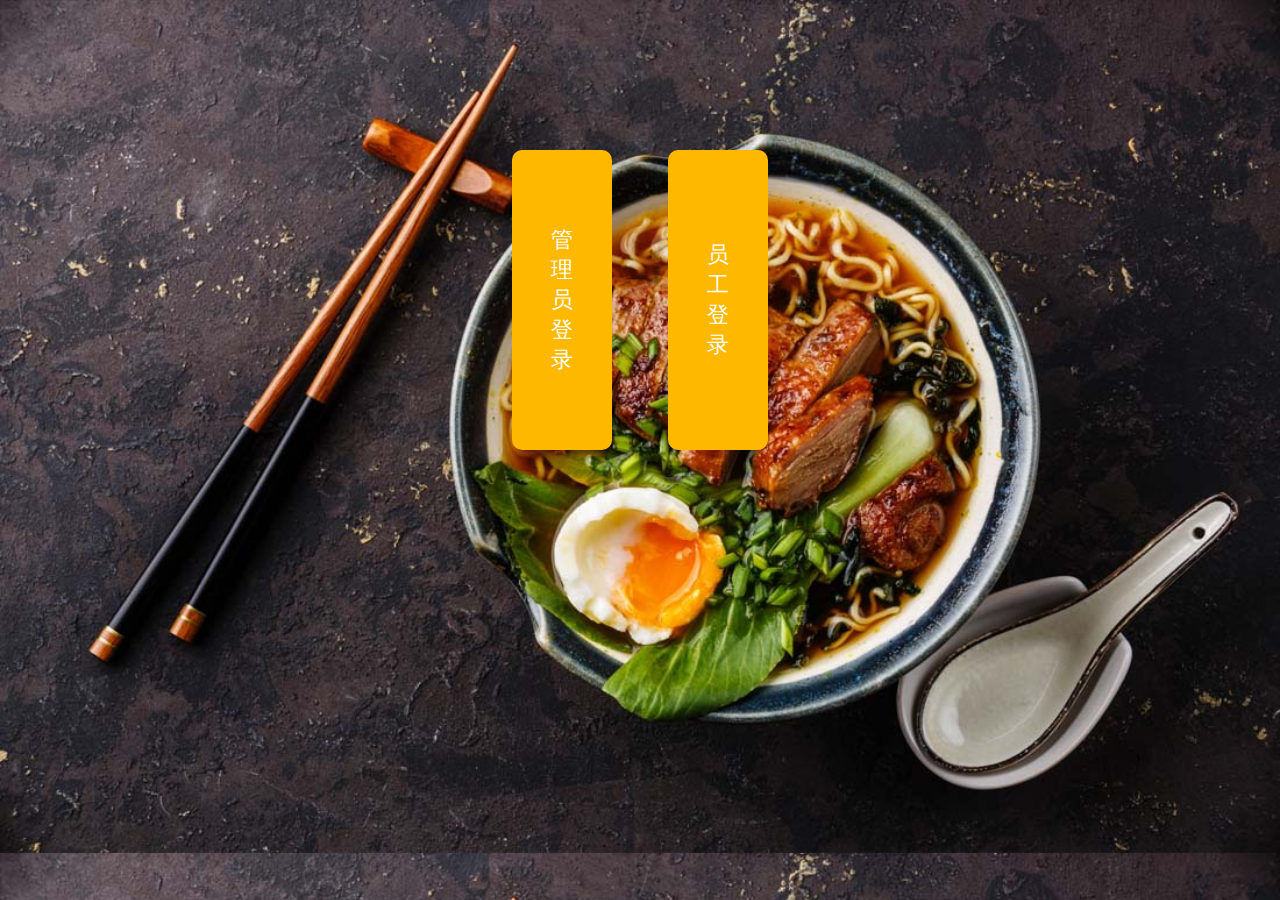
<file: RSM/page/index.html>
<!DOCTYPE html>
<html lang="en">
<head>
    <meta charset="UTF-8">
    <title>登录</title>

    <link rel="stylesheet" href="../plugins/layui-v2.5.6/layui/css/layui.css"/>
    <link rel="stylesheet" href="../css/index.css">
</head>
<body>
<div class="div-main">
    <div class="log-box">
        <div class="log-span" style="float: left">
            <span>管理员登录</span>
        </div>
        <div class="log-form">
            <form class="layui-form" id="boss-form">
                <div class="layui-form-item">
                    <input type="text" class="layui-input" placeholder="请输入用户id" name="userId" id="bossId"><br/>
                </div>
                <div class="layui-form-item">
                    <input type="password" class="layui-input" placeholder="请输入密码" name="password" id="bossPw"><br/>
                </div>

                <button type="button" class="layui-btn layui-btn-normal layui-btn-fluid" id="boss-btn">登录</button>
            </form>
        </div>
    </div>
    <div class="log-box">
        <div class="log-span" style="float: right">
            <span>员工登录</span>
        </div>
        <div class="log-form">
            <form class="layui-form" id="employee-form">
                <div class="layui-form-item">
                    <input type="text" class="layui-input" placeholder="请输入用户名" name="userId" id="employeeId"><br/>
                </div>
                <div class="layui-form-item">
                    <input type="password" class="layui-input" placeholder="请输入密码" name="password" id=employeePw><br/>
                </div>

                <button type="button" class="layui-btn layui-btn-normal layui-btn-fluid" id="employee-btn">登录</button>
            </form>
        </div>
    </div>
</div>
</body>

<script src="../plugins/layui-v2.5.6/layui/layui.js"></script>
<script src="../plugins/jquery/jquery-3.5.0.min.js"></script>
<script src="../js/index.js"></script>
</html>
</file>
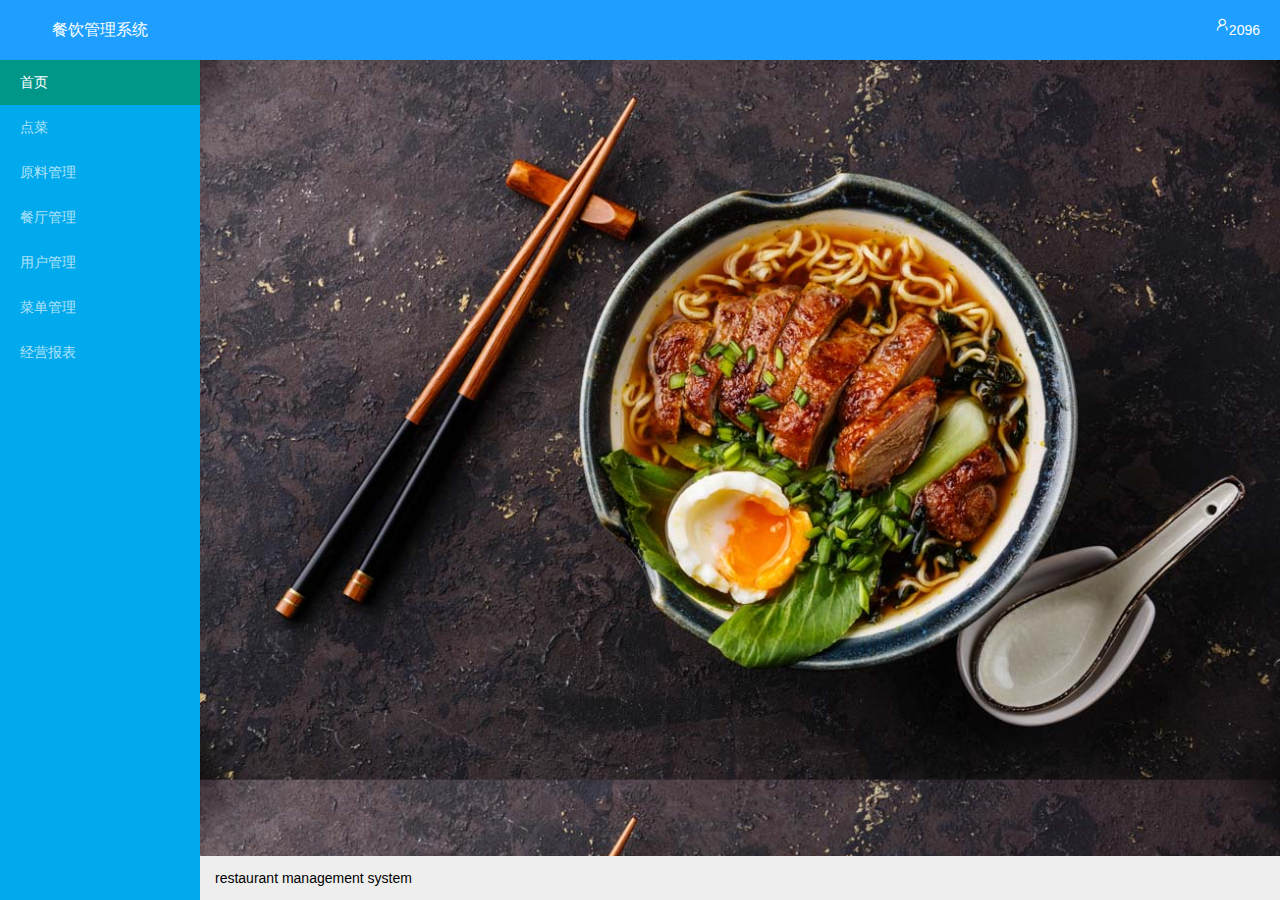
<file: RSM/page/boss.html>
<!DOCTYPE html>
<html lang="en">
<head>
    <meta charset="UTF-8">
    <title>管理页面</title>
    <link rel="stylesheet" href="../plugins/layui-v2.5.6/layui/css/layui.css"/>
</head>
<body class="layui-layout-body">
<div class="layui-layout layui-layout-admin">
    <div class="layui-header layui-bg-blue">
        <div class="layui-logo layui-layout-left" style="color: #FFFFFF">
            餐饮管理系统
        </div>
        <ul class="layui-nav layui-layout-right">
            <i class="layui-icon layui-icon-username"></i>
            <li class="layui-nav-item">2096</li>
        </ul>
    </div>
    <div class="layui-side" style="background: #01AAED">
        <ul class="layui-nav layui-nav-tree" style="background: #01AAED">
            <li class="layui-nav-item layui-this"><a data-src="home.html">首页</a></li>
            <li class="layui-nav-item"><a data-src="order.html">点菜</a></li>
            <li class="layui-nav-item"><a data-src="vegetable.html">原料管理</a></li>
            <li class="layui-nav-item"><a data-src="restaurant.html">餐厅管理</a></li>
            <li class="layui-nav-item"><a data-src="user.html">用户管理</a></li>
            <li class="layui-nav-item"><a data-src="price.html">菜单管理</a></li>
            <li class="layui-nav-item"><a data-src="check_out.html">经营报表</a></li>
        </ul>
    </div>
    <div class="layui-body">
        <iframe src="home.html" frameborder="0" height="100%" width="100%" scrolling="auto">
        </iframe>
    </div>
    <div class="layui-footer">
        restaurant management system
    </div>
</div>
</body>
<script src="../plugins/layui-v2.5.6/layui/layui.js"></script>
<script src="../plugins/jquery/jquery-3.5.0.min.js"></script>
<script src="../js/common.js"></script>
</html>
</file>
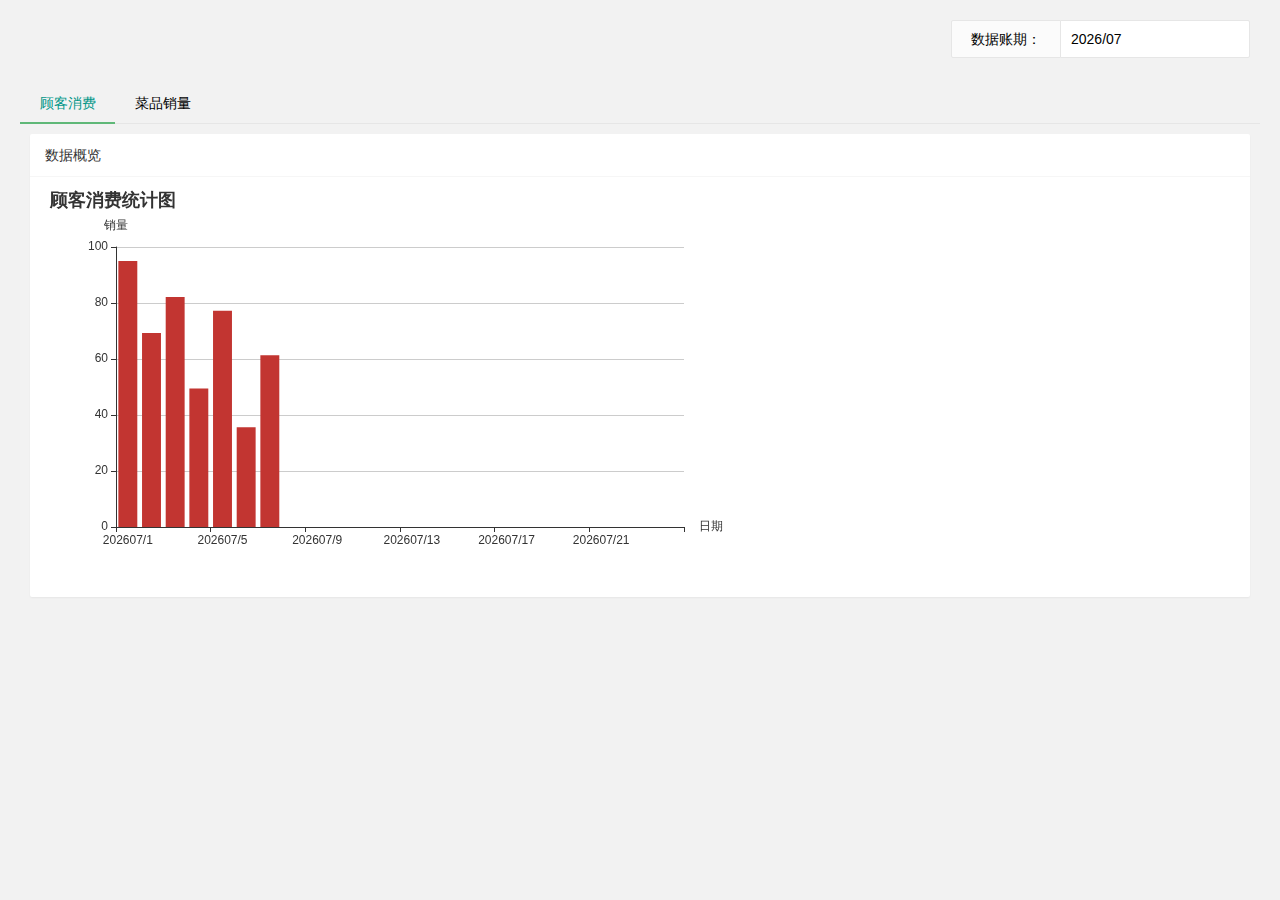
<file: RSM/page/check_out.html>
<!DOCTYPE html>
<html lang="en">
<head>
    <meta charset="UTF-8">
    <title>统计报表</title>
    <link rel="stylesheet" href="../plugins/layui-v2.5.6/layui/css/layui.css"/>
</head>
<body style="background: #F2F2F2;padding: 20px">
<div class="layui-row">
    <div class="layui-col-md9 layui-col-md-offset3">
        <form class="layui-form layui-form-pane">
            <div class="layui-form-item" style="float: right">
                <label class="layui-form-label">数据账期：</label>
                <div class="layui-input-inline">
                    <input type="text" id="op-time" readonly autocomplete="off" placeholder="选择账期"
                           class="layui-input">
                </div>
            </div>
        </form>
    </div>
</div>
<div class="layui-tab layui-tab-brief" lay-filter="tabCheck">
    <ul class="layui-tab-title">
        <li class="layui-this" id="custom">顾客消费</li>
        <li id="dish">菜品销量</li>
    </ul>
    <div class="layui-tab-content">
        <div class="layui-tab-item layui-show">
            <div class="layui-card">
                <div class="layui-card-header">
                    数据概览
                </div>
                <div class="layui-card-body">
                    <div id="custom-chart" style="height: 400px;width: 710px"></div>
<!--                    <table class="layui-table" id="custom-table">-->
<!--                        <colgroup>-->
<!--                            <col width="100">-->
<!--                            <col width="100">-->
<!--                            <col width="100">-->
<!--                            <col width="100">-->
<!--                            <col width="100">-->
<!--                            <col width="100">-->
<!--                            <col width="100">-->
<!--                        </colgroup>-->
<!--                        <thead>-->
<!--                        <tr>-->
<!--                            <th>订单编号</th>-->
<!--                            <th>订单折扣</th>-->
<!--                            <th>订单总计</th>-->
<!--                            <th>订单实收</th>-->
<!--                            <th>餐厅编号</th>-->
<!--                            <th>购物车号</th>-->
<!--                            <th>订单日期</th>-->
<!--                        </tr>-->
<!--                        </thead>-->
<!--                        <tbody>-->
<!--                        </tbody>-->
<!--                    </table>-->
                </div>
            </div>
        </div>
        <div class="layui-tab-item">
            <div class="layui-card">
                <div class="layui-card-header">
                    数据概览
                </div>
                <div class="layui-card-body">
                    <div id="dishes-chart" style="width: 710px;height: 400px"></div>
<!--                    <table class="layui-table" id="dishes-table">-->
<!--                        <colgroup>-->
<!--                            <col width="100">-->
<!--                            <col width="100">-->
<!--                            <col width="100">-->
<!--                            <col width="100">-->
<!--                        </colgroup>-->
<!--                        <thead>-->
<!--                        <tr>-->
<!--                            <th>菜品编号</th>-->
<!--                            <th>菜品名字</th>-->
<!--                            <th>菜品价格</th>-->
<!--                            <th>菜品营业额</th>-->
<!--                        </tr>-->
<!--                        </thead>-->
<!--                        <tbody>-->
<!--                        </tbody>-->
<!--                    </table>-->
                </div>
            </div>
        </div>
    </div>

</div>

</body>
<script src="../plugins/layui-v2.5.6/layui/layui.js" type="text/javascript"></script>
<script src="../plugins/jquery/jquery-3.5.0.min.js" type="text/javascript"></script>
<script src="../plugins/echart/echarts.min.js" type="text/javascript"></script>
<script src="../js/utils.js" type="text/javascript"></script>
<script src="../js/check_out.js" type="text/javascript"></script>
</html>
</file>
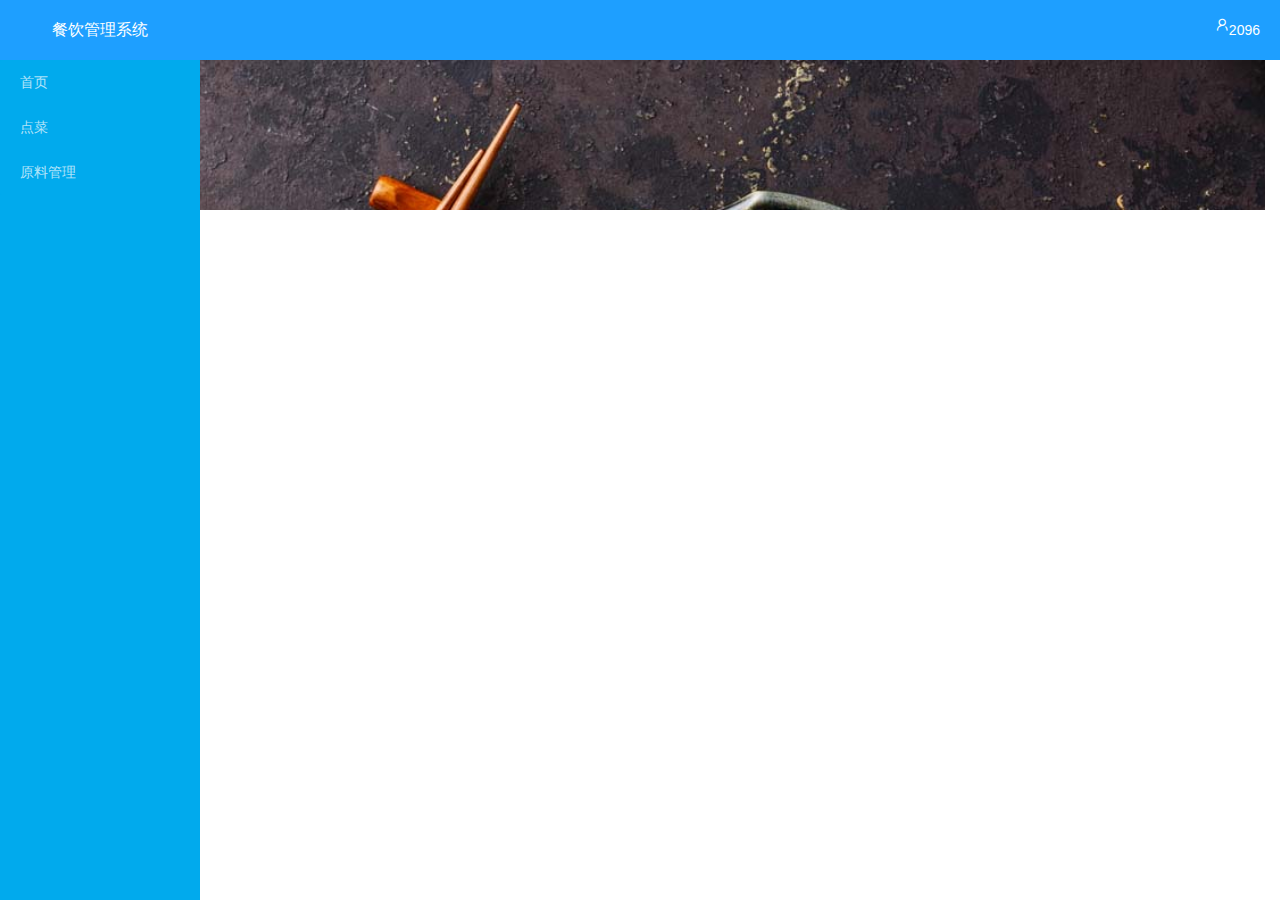
<file: RSM/page/employee.html>
<!DOCTYPE html>
<html lang="en">
<head>
    <meta charset="UTF-8">
    <title>员工页面</title>

    <link rel="stylesheet" href="../plugins/layui-v2.5.6/layui/css/layui.css"/>
</head>
<body class="layui-layout-body">
<div class="layui-layout layui-layout-admin">
    <div class="layui-header layui-bg-blue">
        <div class="layui-logo layui-layout-left" style="color: #FFFFFF">
            餐饮管理系统
        </div>
        <ul class="layui-nav layui-layout-right">
            <i class="layui-icon layui-icon-username"></i>
            <li class="layui-nav-item">2096</li>
        </ul>
    </div>
    <div class="layui-side" style="background: #01AAED">
        <ul class="layui-nav layui-nav-tree" style="background: #01AAED">
            <li class="layui-nav-item"><a data-src="home.html">首页</a></li>
            <li class="layui-nav-item"><a data-src="order.html">点菜</a></li>
            <li class="layui-nav-item"><a data-src="vegetable.html">原料管理</a></li>
        </ul>
    </div>
    <div class="layui-main">
        <iframe src="home.html" frameborder="0" height="100%" width="100%" scrolling="auto">
        </iframe>
    </div>
</div>
</body>
<script src="../plugins/layui-v2.5.6/layui/layui.js"></script>
<script src="../plugins/jquery/jquery-3.5.0.min.js"></script>
<script src="../js/common.js"></script>
</html>
</file>
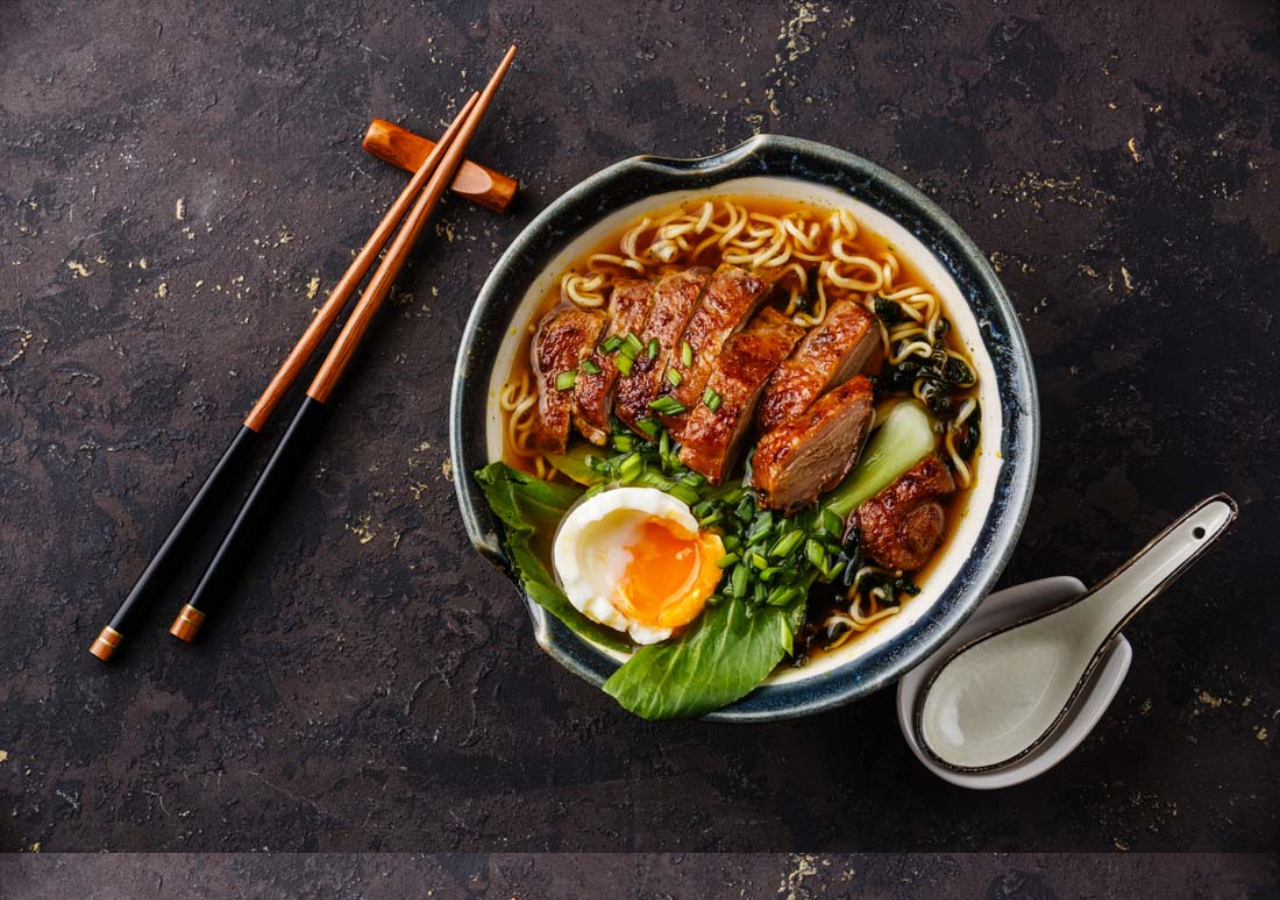
<file: RSM/page/home.html>
<!DOCTYPE html>
<html lang="en">
<head>
    <meta charset="UTF-8">
    <title>欢迎</title>
</head>
<body style="background-image: url('../resource/background.jpg');background-size: 100%;">
</body>
</html>
</file>
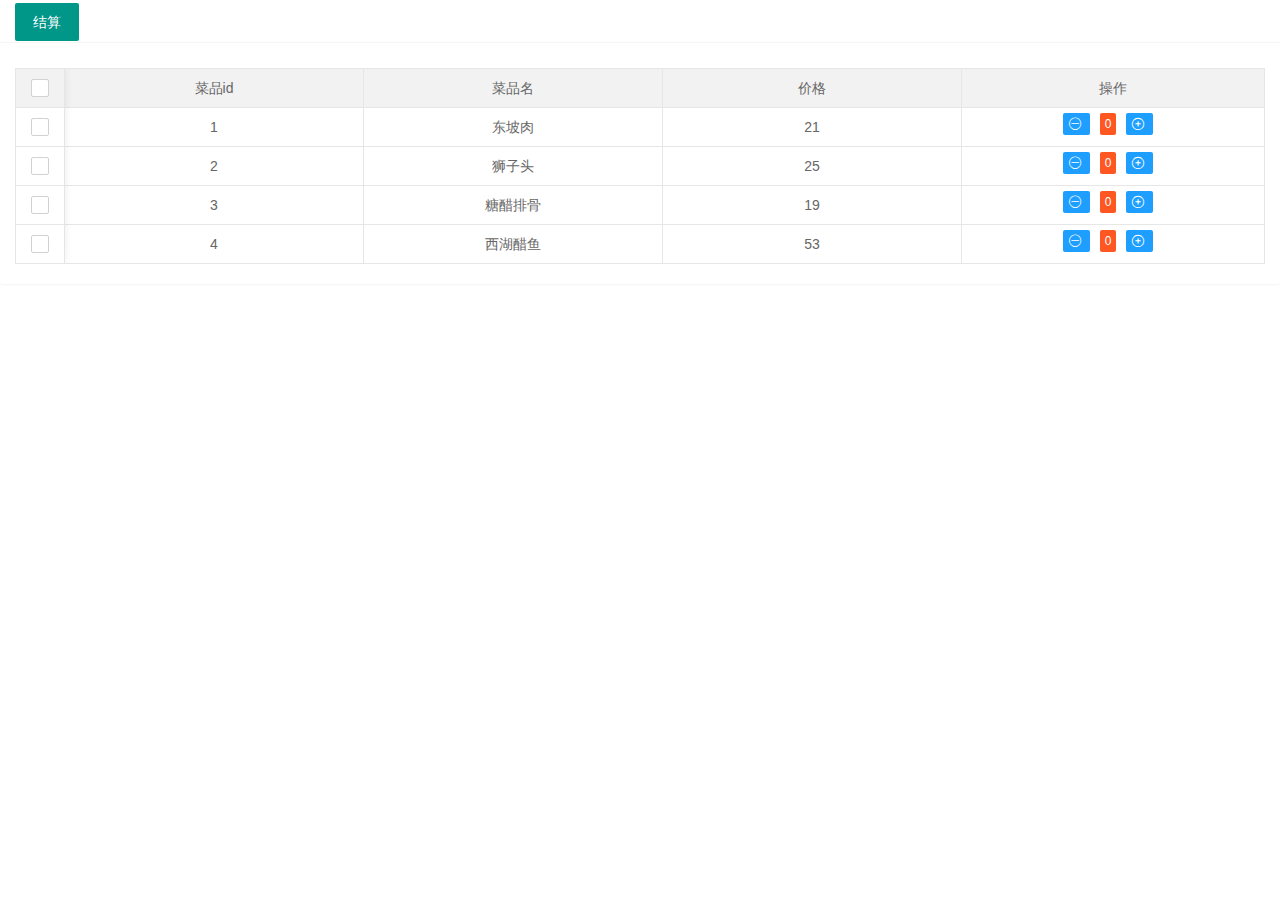
<file: RSM/page/order.html>
<!DOCTYPE html>
<html lang="en">
<head>
    <meta charset="UTF-8">
    <title>点菜</title>
    <link rel="stylesheet" href="../plugins/layui-v2.5.6/layui/css/layui.css"/>
</head>
<body>
<div class="layui-card">
    <div class="layui-card-header">
        <button type="button" class="layui-btn" id="total">结算</button>
    </div>
    <div class="layui-card-body">
        <table class="layui-table" id="table-data" lay-filter="table-data"></table>
    </div>
</div>
</body>
<script src="../plugins/layui-v2.5.6/layui/layui.js" type="text/javascript"></script>
<script src="../plugins/jquery/jquery-3.5.0.min.js" type="text/javascript"></script>
<script src="../js/utils.js" type="text/javascript"></script>
<script src="../js/order.js" type="text/javascript"></script>

<script type="text/html" id="toolTemp">
    <div class="layui-btn-container">
    <button type="button" class="layui-btn layui-btn-xs layui-btn-normal" lay-event="reduce"><i class="layui-icon layui-icon-reduce-circle"></i></button>
        <span class="layui-btn layui-btn-danger layui-btn-xs" value="0">0</span>
    <button type="button" class="layui-btn layui-btn-xs layui-btn-normal" lay-event="add"><i class="layui-icon layui-icon-add-circle"></i></button>
    </div>
</script>
</html>
</file>
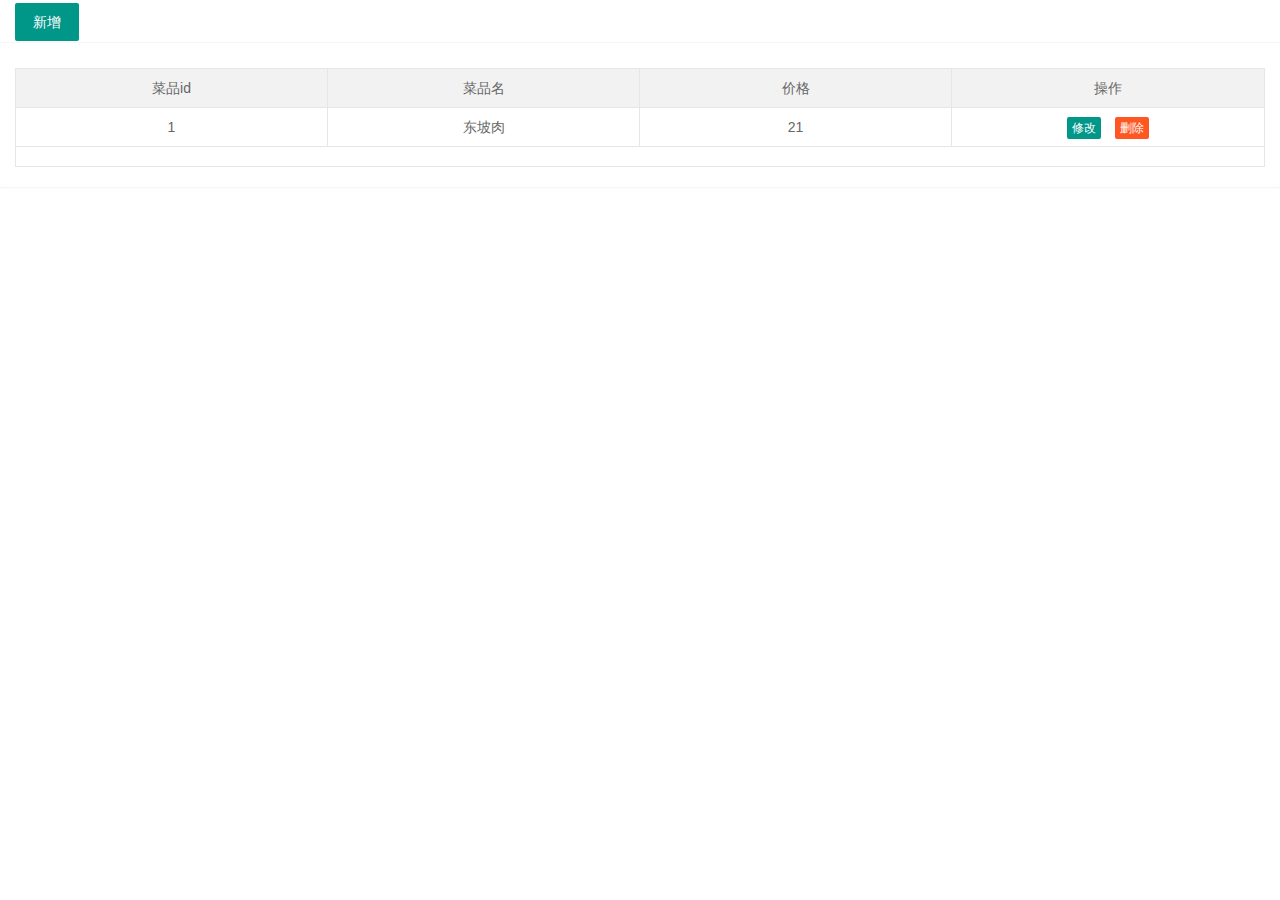
<file: RSM/page/price.html>
<!DOCTYPE html>
<html lang="en">
<head>
    <meta charset="UTF-8">
    <title>菜单</title>
    <link rel="stylesheet" href="../plugins/layui-v2.5.6/layui/css/layui.css"/>
</head>
<body>
<div class="layui-card">
    <div class="layui-card-header">
        <button type="button" class="layui-btn" id="add">新增</button>
        <button id="initTable" style="visibility: hidden">刷新表格</button>
    </div>
    <div class="layui-card-body">
        <table class="layui-table" id="table-data" lay-filter="table-data"></table>
    </div>
</div>
</body>
<script src="../plugins/layui-v2.5.6/layui/layui.js"></script>
<script src="../plugins/jquery/jquery-3.5.0.min.js"></script>
<script src="../plugins/art-template/art-template.min.js" type="text/javascript"></script>
<script src="../js/utils.js" type="text/javascript"></script>
<script src="../js/price.js" type="text/javascript"></script>

<script type="text/html" id="toolTemp">
    <a class="layui-btn layui-btn-xs" lay-event="mdf">修改</a>
    <a class="layui-btn layui-btn-danger layui-btn-xs" lay-event="del">删除</a>
</script>

<script type="text/html" id="modify-btn">
    <div class="layui-input-block">
        <button type="button" class="layui-btn" lay-submit lay-filter="modify">修改</button>
        <button type="button" class="layui-btn layui-btn-primary">取消</button>
    </div>
</script>
<script type="text/html" id="add-btn">
    <div class="layui-input-block">
        <button type="button" class="layui-btn" lay-submit lay-filter="add">新增</button>
        <button type="button" class="layui-btn layui-btn-primary">取消</button>
    </div>
</script>
</html>
</file>
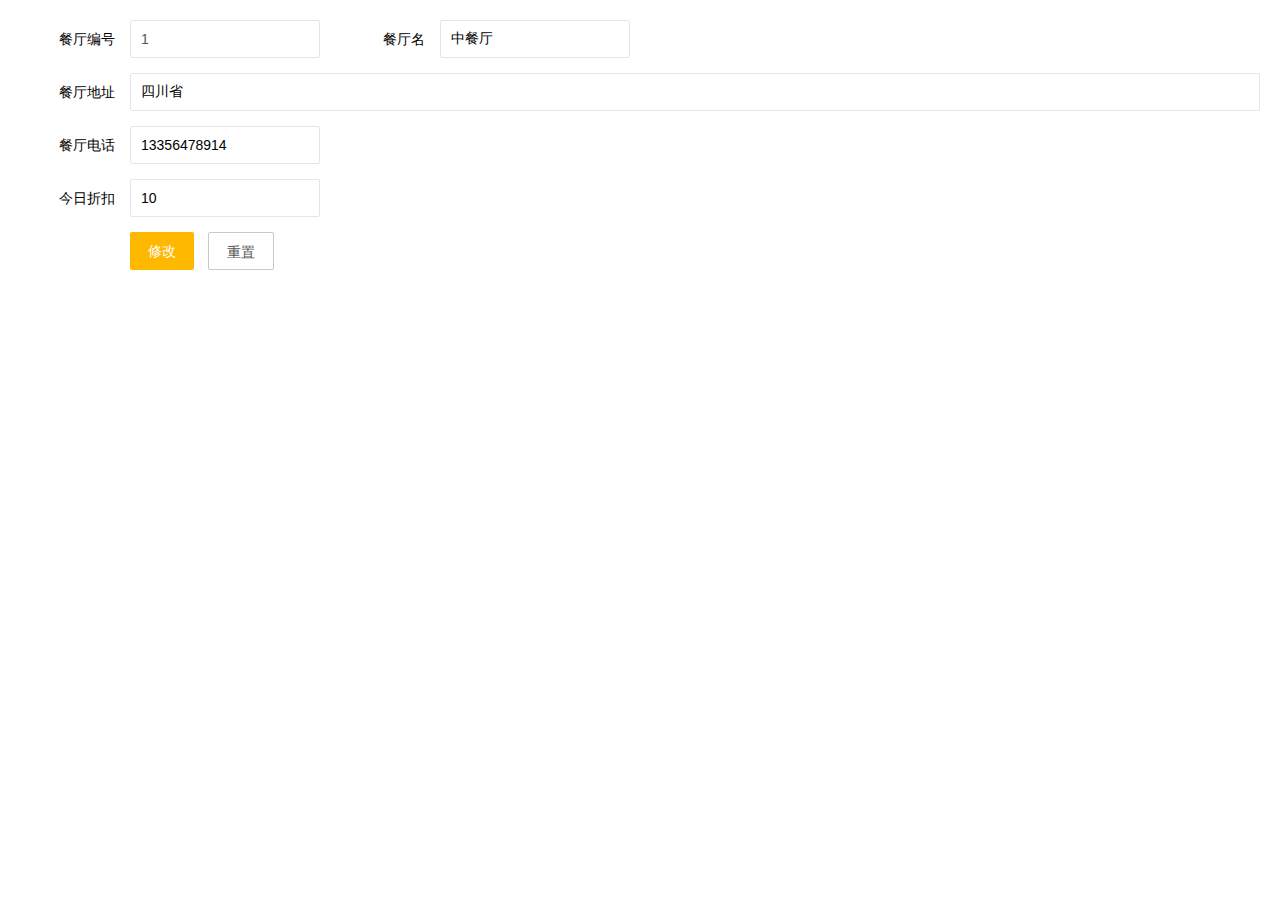
<file: RSM/page/restaurant.html>
<!DOCTYPE html>
<html lang="en">
<head>
    <meta charset="UTF-8">
    <title>餐厅管理</title>
    <link rel="stylesheet" href="../plugins/layui-v2.5.6/layui/css/layui.css"/>
</head>
<body>
<form class="layui-form" style="margin: 20px">
    <div class="layui-form-item">
    <span class="layui-form-label">
        餐厅编号
    </span>
        <div class="layui-input-inline">
            <input type="text" disabled class="layui-input" id="restNo">
        </div>
        <span class="layui-form-label">
        餐厅名
        </span>
        <div class="layui-input-inline">
            <input type="text" class="layui-input" id="restName">
        </div>
    </div>
    <div class="layui-form-item">
    <span class="layui-form-label">
        餐厅地址
    </span>
        <div class="layui-input-block">
            <input type="text" class="layui-input" id="restAddr">
        </div>
    </div>
    <div class="layui-form-item">
    <span class="layui-form-label">
        餐厅电话
    </span>
        <div class="layui-input-inline">
            <input type="text" class="layui-input" id="restPhone">
        </div>
    </div>
    <div class="layui-form-item">
    <span class="layui-form-label">
        今日折扣
    </span>
        <div class="layui-input-inline">
            <input type="text" class="layui-input" id="restDiscount">
        </div>
    </div>
    <div class="layui-form-item">
        <div class="layui-input-block">
            <button type="submit" class="layui-btn layui-btn-warm" id="mdf">修改</button>
            <button type="reset" class="layui-btn layui-btn-primary">重置</button>
        </div>
    </div>
</form>
</body>
<script src="../plugins/layui-v2.5.6/layui/layui.js" type="text/javascript"></script>
<script src="../plugins/jquery/jquery-3.5.0.min.js" type="text/javascript"></script>
<script src="../js/utils.js" type="text/javascript"></script>
<script src="../js/restaurant.js" type="text/javascript"></script>
</html>
</file>
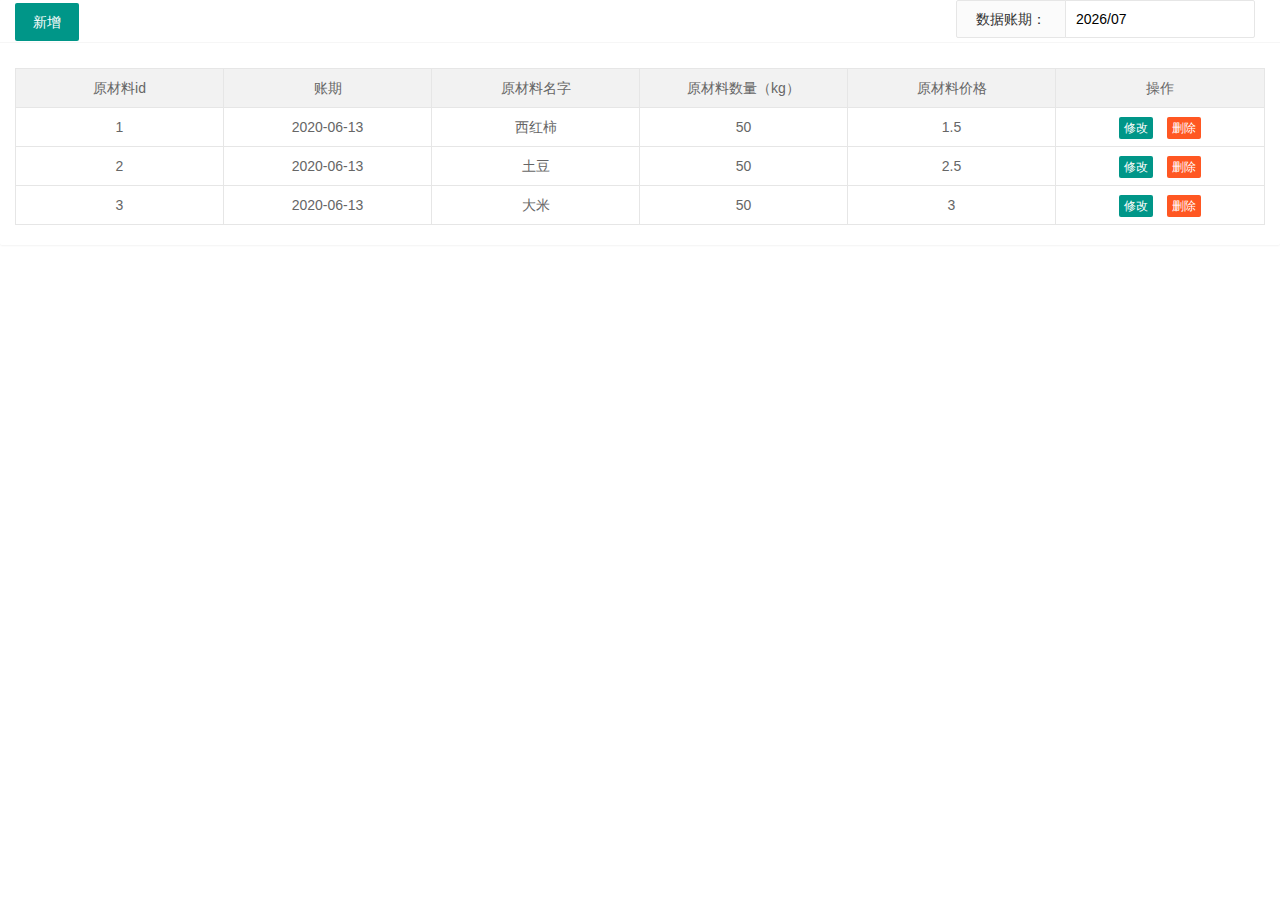
<file: RSM/page/vegetable.html>
<!DOCTYPE html>
<html lang="en">
<head>
    <meta charset="UTF-8">
    <title>原材料管理</title>
    <link rel="stylesheet" href="../plugins/layui-v2.5.6/layui/css/layui.css"/>
</head>
<body>
<div class="layui-card">
    <div class="layui-card-header">
        <div class="layui-row">
            <div class="layui-col-md4">
                <button type="button" class="layui-btn" id="add">新增</button>
                <button id="initTable" style="visibility: hidden">刷新表格</button>
            </div>
            <div class="layui-col-md4 layui-col-md-offset4">
                <form class="layui-form layui-form-pane">
                    <div class="layui-form-item" style="float: right">
                        <label class="layui-form-label">数据账期：</label>
                        <div class="layui-input-inline">
                            <input type="text" id="op-time" readonly autocomplete="off" placeholder="选择账期"
                                   class="layui-input">
                        </div>
                    </div>
                </form>
            </div>
        </div>
    </div>
    <div class="layui-card-body">
        <table class="layui-table" id="table-data" lay-filter="table-data"></table>
    </div>
</div>
</body>
<script src="../plugins/layui-v2.5.6/layui/layui.js"></script>
<script src="../plugins/jquery/jquery-3.5.0.min.js"></script>
<script src="../plugins/art-template/art-template.min.js" type="text/javascript"></script>
<script src="../js/utils.js" type="text/javascript"></script>
<script src="../js/vegetable.js" type="text/javascript"></script>

<script type="text/html" id="toolTemp">
    <a class="layui-btn layui-btn-xs" lay-event="mdf">修改</a>
    <a class="layui-btn layui-btn-danger layui-btn-xs" lay-event="del">删除</a>
</script>

<script type="text/html" id="modify-btn">
    <div class="layui-input-block">
        <button type="button" class="layui-btn" lay-submit lay-filter="modify">修改</button>
        <button type="button" class="layui-btn layui-btn-primary">取消</button>
    </div>
</script>
<script type="text/html" id="add-btn">
    <div class="layui-input-block">
        <button type="button" class="layui-btn" lay-submit lay-filter="add">新增</button>
        <button type="button" class="layui-btn layui-btn-primary">取消</button>
    </div>
</script>
</html>
</file>
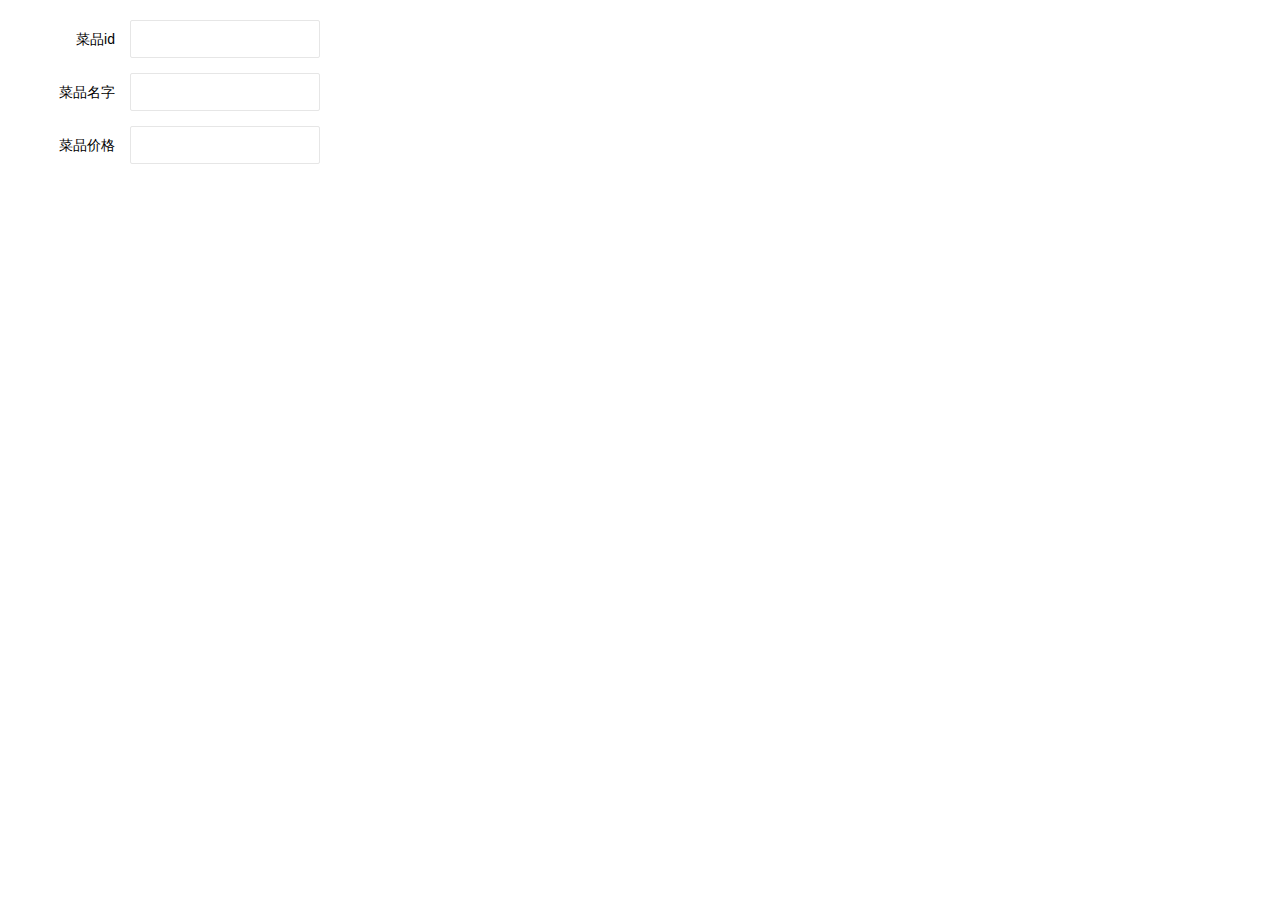
<file: RSM/page/tips/price_form.html>
<!DOCTYPE html>
<html lang="en">
<head>
    <meta charset="UTF-8">
    <title></title>
    <link rel="stylesheet" href="../../plugins/layui-v2.5.6/layui/css/layui.css"/>
</head>
<body>
<form class="layui-form" style="margin: 20px">
    <div class="layui-form-item">
        <span class="layui-form-label">菜品id</span>
        <div class="layui-input-inline">
            <input class="layui-input" type="text" name="dishesId">
        </div>
    </div>
    <div class="layui-form-item">
        <span class="layui-form-label">菜品名字</span>
        <div class="layui-input-inline">
            <input class="layui-input" type="text" name="dishesName">
        </div>
    </div>
    <div class="layui-form-item">
        <span class="layui-form-label">菜品价格</span>
        <div class="layui-input-inline">
            <input class="layui-input" type="text" name="dishesPrice">
        </div>
    </div>
    <div class="layui-form-item" id="div-btn">
    </div>
</form>
</body>
<script src="../../plugins/layui-v2.5.6/layui/layui.js" type="text/javascript"></script>
<script src="../../plugins/jquery/jquery-3.5.0.min.js" type="text/javascript"></script>
<script src="../../plugins/art-template/art-template.min.js" type="text/javascript"></script>
<script type="text/javascript">
    layui.use(['jquery','form'], function () {
        var $ = layui.$,
            form = layui.form;

        form.on('submit(modify)', function (data) {
            var value = data.field;
            // $.ajax({
            //     type: 'get',
            //     url: '',
            //     async: true,
            //     cache: false,
            //     data: {'userId': value.userId},
            //     dataType: "json",
            //     contentType: "application/x-www-form-urlencoded; charset=utf-8",
            //     success: function (v) {
            //         alert("修改成功");
            //         layer.close(index);
            //     },
            //     error: function (v) {
            //         console.error('接口异常', v);
            //     }
            // });ToDo:删除下面的语句
            alert("修改成功");
            window.parent.document.getElementById('initTable').click();
            var index = parent.layer.getFrameIndex(window.name);
            parent.layer.close(index);
        });

        form.on('submit(add)', function (data) {
            var value = data.field;
            // $.ajax({
            //     type: 'get',
            //     url: '',
            //     async: true,
            //     cache: false,
            //     data: {'userId': value.userId},
            //     dataType: "json",
            //     contentType: "application/x-www-form-urlencoded; charset=utf-8",
            //     success: function (v) {
            //         alert("修改成功");
            //         layer.close(index);
            //     },
            //     error: function (v) {
            //         console.error('接口异常', v);
            //     }
            // });ToDo:删除下面的语句
            alert("新增成功");
            window.parent.document.getElementById('initTable').click();
            var index = parent.layer.getFrameIndex(window.name);
            parent.layer.close(index);
        });
    });
</script>

</html>
</file>
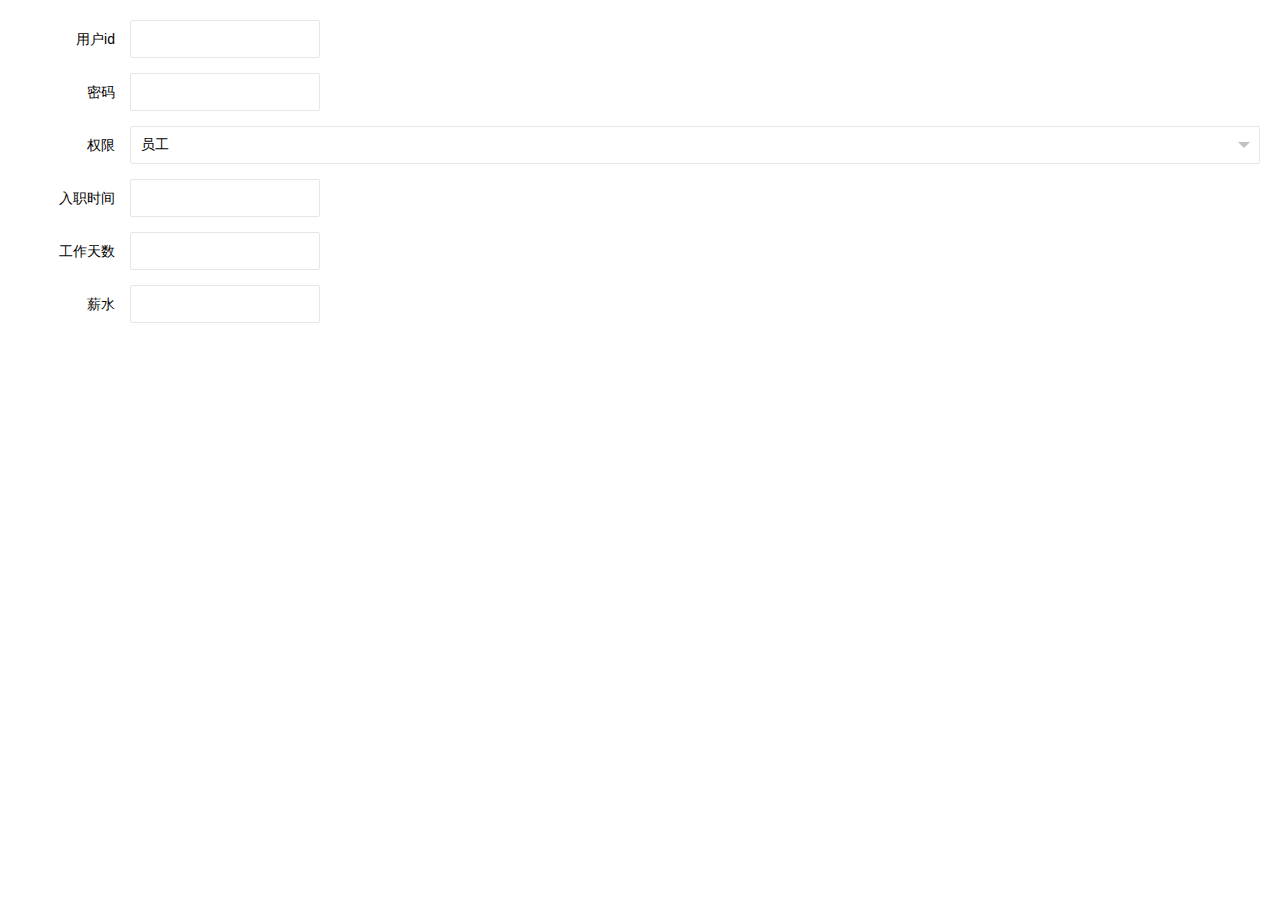
<file: RSM/page/tips/user_form.html>
<!DOCTYPE html>
<html lang="en">
<head>
    <meta charset="UTF-8">
    <title></title>
    <link rel="stylesheet" href="../../plugins/layui-v2.5.6/layui/css/layui.css"/>
</head>
<body>
<form class="layui-form" style="margin: 20px">
    <div class="layui-form-item">
        <span class="layui-form-label">用户id</span>
        <div class="layui-input-inline">
            <input class="layui-input" type="text" id="userId">
        </div>
    </div>
    <div class="layui-form-item">
        <span class="layui-form-label">密码</span>
        <div class="layui-input-inline">
            <input class="layui-input" type="text" id="password">
        </div>
    </div>
    <div class="layui-form-item">
        <span class="layui-form-label">权限</span>
        <div class="layui-input-block">
            <select class="layui-select" id="authority">
                <option selected value="0">员工</option>
                <option value="1">管理员</option>
            </select>
        </div>

    </div>
    <div class="layui-form-item">
        <span class="layui-form-label">入职时间</span>
        <div class="layui-input-inline">
            <input class="layui-input" type="text" id="entryDate">
        </div>
    </div>
    <div class="layui-form-item">
        <span class="layui-form-label">工作天数</span>
        <div class="layui-input-inline">
            <input class="layui-input" type="text" id="workDate">
        </div>
    </div>
    <div class="layui-form-item">
        <span class="layui-form-label">薪水</span>
        <div class="layui-input-inline">
            <input class="layui-input" type="text" id="salary">
        </div>
    </div>
</form>
</body>
<script src="../../plugins/layui-v2.5.6/layui/layui.js" type="text/javascript"></script>
<script src="../../plugins/jquery/jquery-3.5.0.min.js" type="text/javascript"></script>
<script src="../../plugins/art-template/art-template.min.js" type="text/javascript"></script>
<script type="text/javascript">
    layui.use(['jquery','form'], function () {
        var $ = layui.$,
            form = layui.form;

        form.on('submit(modify)', function (data) {
            var value = data.field;
            // $.ajax({
            //     type: 'get',
            //     url: '',
            //     async: true,
            //     cache: false,
            //     data: {'userId': value.userId},
            //     dataType: "json",
            //     contentType: "application/x-www-form-urlencoded; charset=utf-8",
            //     success: function (v) {
            //         alert("修改成功");
            //         layer.close(index);
            //     },
            //     error: function (v) {
            //         console.error('接口异常', v);
            //     }
            // });ToDo:删除下面的语句
            alert("修改成功");
            window.parent.document.getElementById('initTable').click();
            var index = parent.layer.getFrameIndex(window.name);
            parent.layer.close(index);
        });

        form.on('submit(add)', function (data) {
            var value = data.field;
            // $.ajax({
            //     type: 'get',
            //     url: '',
            //     async: true,
            //     cache: false,
            //     data: {'userId': value.userId},
            //     dataType: "json",
            //     contentType: "application/x-www-form-urlencoded; charset=utf-8",
            //     success: function (v) {
            //         alert("修改成功");
            //         layer.close(index);
            //     },
            //     error: function (v) {
            //         console.error('接口异常', v);
            //     }
            // });ToDo:删除下面的语句
            alert("新增成功");
            window.parent.document.getElementById('initTable').click();
            var index = parent.layer.getFrameIndex(window.name);
            parent.layer.close(index);
        });
    });
</script>

</html>
</file>
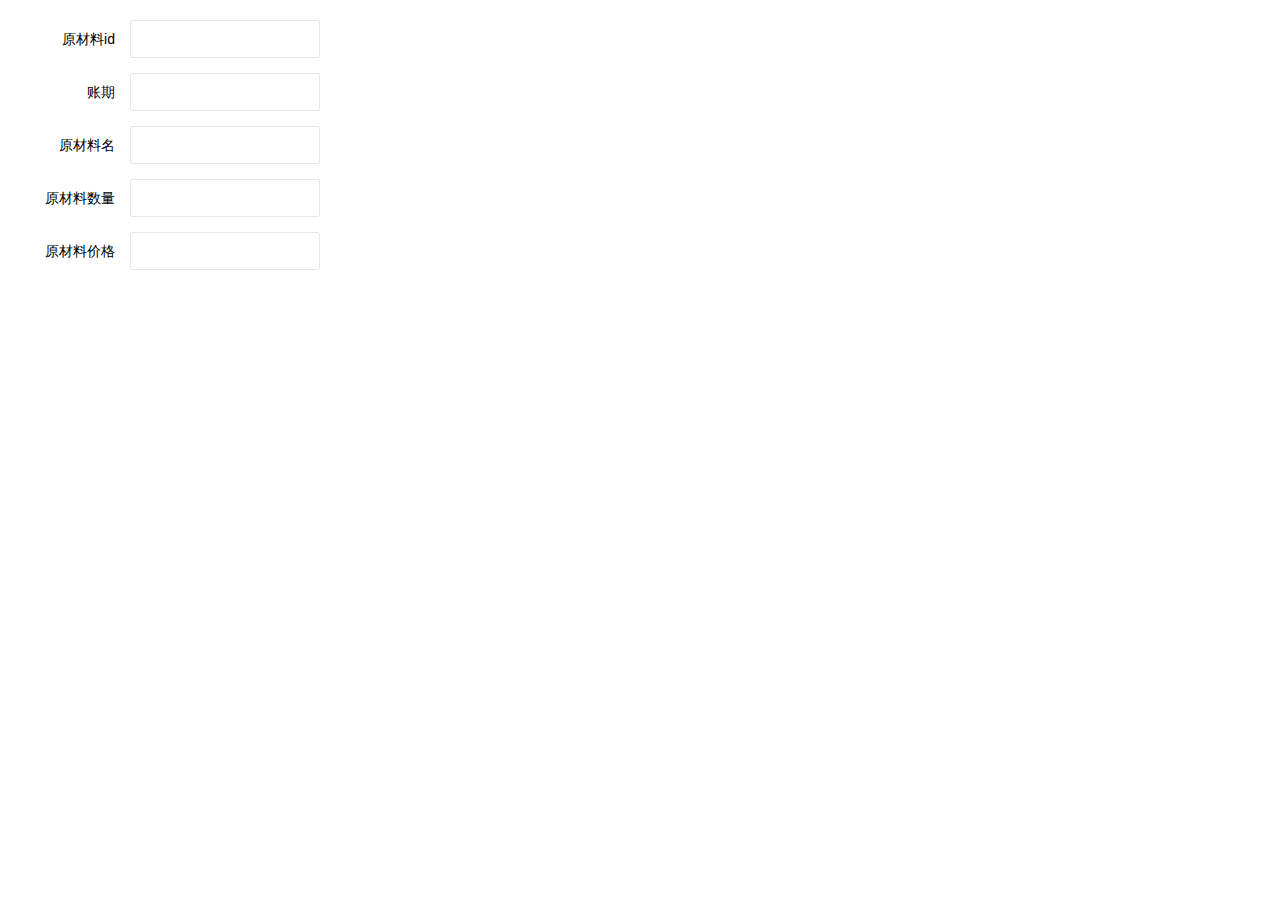
<file: RSM/page/tips/vegetable_form.html>
<!DOCTYPE html>
<html lang="en">
<head>
    <meta charset="UTF-8">
    <title></title>
    <link rel="stylesheet" href="../../plugins/layui-v2.5.6/layui/css/layui.css"/>
</head>
<body>
<form class="layui-form" style="margin: 20px">
    <div class="layui-form-item">
        <span class="layui-form-label">原材料id</span>
        <div class="layui-input-inline">
            <input class="layui-input" type="text" id="ingredientId">
        </div>
    </div>
    <div class="layui-form-item">
        <span class="layui-form-label">账期</span>
        <div class="layui-input-inline">
            <input class="layui-input" type="text" id="ingredientDate">
        </div>
    </div>
    <div class="layui-form-item">
        <span class="layui-form-label">原材料名</span>
        <div class="layui-input-inline">
            <input class="layui-input" type="text" id="ingredientName">
        </div>
    </div>
    <div class="layui-form-item">
        <span class="layui-form-label">原材料数量</span>
        <div class="layui-input-inline">
            <input class="layui-input" type="text" id="ingredientCount">
        </div>
    </div>
    <div class="layui-form-item">
        <span class="layui-form-label">原材料价格</span>
        <div class="layui-input-inline">
            <input class="layui-input" type="text" id="ingredientPrice">
        </div>
    </div>
<!--    <div class="layui-form-item" id="div-btn">-->
<!--    </div>-->
</form>
</body>
<script src="../../plugins/layui-v2.5.6/layui/layui.js" type="text/javascript"></script>
<script src="../../plugins/jquery/jquery-3.5.0.min.js" type="text/javascript"></script>
<script src="../../plugins/art-template/art-template.min.js" type="text/javascript"></script>
<!--<script type="text/javascript">-->
<!--    layui.use(['jquery', 'form'], function () {-->
<!--        var $ = layui.$,-->
<!--            form = layui.form;-->

<!--        form.on('submit(modify)', function (data) {-->
<!--            var value = data.field;-->
<!--            alert("修改成功");-->
<!--            let valueDiv = {-->
<!--                ingredientName: value.ingredientName,-->
<!--                ingredientPrice: value.ingredientPrice,-->
<!--                ingredientCount: value.ingredientCount,-->
<!--                ingredientDate: value.ingredientDate,-->
<!--                addDecrease: value.addDecrease-->
<!--            }-->
<!--            window.parent.document.getElementById('value-div').val(valueDiv);-->
<!--            var index = parent.layer.getFrameIndex(window.name);-->
<!--            parent.layer.close(index);-->
<!--        });-->

<!--        form.on('submit(add)', function (data) {-->
<!--            var value = data.field;-->
<!--            // $.ajax({-->
<!--            //     type: 'get',-->
<!--            //     url: '',-->
<!--            //     async: true,-->
<!--            //     cache: false,-->
<!--            //     data: {'userId': value.userId},-->
<!--            //     dataType: "json",-->
<!--            //     contentType: "application/x-www-form-urlencoded; charset=utf-8",-->
<!--            //     success: function (v) {-->
<!--            //         alert("修改成功");-->
<!--            //         layer.close(index);-->
<!--            //     },-->
<!--            //     error: function (v) {-->
<!--            //         console.error('接口异常', v);-->
<!--            //     }-->
<!--            // });ToDo:删除下面的语句-->
<!--            alert("新增成功");-->
<!--            window.parent.document.getElementById('initTable').click();-->
<!--            var index = parent.layer.getFrameIndex(window.name);-->
<!--            parent.layer.close(index);-->
<!--        });-->
<!--    });-->
<!--</script>-->

</html>
</file>
<file: RSM/plugins/layui-v2.5.6/layui/css/layui.css>
/** layui-v2.5.6 MIT License By https://www.layui.com */
 .layui-inline,img{display:inline-block;vertical-align:middle}h1,h2,h3,h4,h5,h6{font-weight:400}.layui-edge,.layui-header,.layui-inline,.layui-main{position:relative}.layui-body,.layui-edge,.layui-elip{overflow:hidden}.layui-btn,.layui-edge,.layui-inline,img{vertical-align:middle}.layui-btn,.layui-disabled,.layui-icon,.layui-unselect{-moz-user-select:none;-webkit-user-select:none;-ms-user-select:none}.layui-elip,.layui-form-checkbox span,.layui-form-pane .layui-form-label{text-overflow:ellipsis;white-space:nowrap}.layui-breadcrumb,.layui-tree-btnGroup{visibility:hidden}blockquote,body,button,dd,div,dl,dt,form,h1,h2,h3,h4,h5,h6,input,li,ol,p,pre,td,textarea,th,ul{margin:0;padding:0;-webkit-tap-highlight-color:rgba(0,0,0,0)}a:active,a:hover{outline:0}img{border:none}li{list-style:none}table{border-collapse:collapse;border-spacing:0}h4,h5,h6{font-size:100%}button,input,optgroup,option,select,textarea{font-family:inherit;font-size:inherit;font-style:inherit;font-weight:inherit;outline:0}pre{white-space:pre-wrap;white-space:-moz-pre-wrap;white-space:-pre-wrap;white-space:-o-pre-wrap;word-wrap:break-word}body{line-height:24px;font:14px Helvetica Neue,Helvetica,PingFang SC,Tahoma,Arial,sans-serif}hr{height:1px;margin:10px 0;border:0;clear:both}a{color:#333;text-decoration:none}a:hover{color:#777}a cite{font-style:normal;*cursor:pointer}.layui-border-box,.layui-border-box *{box-sizing:border-box}.layui-box,.layui-box *{box-sizing:content-box}.layui-clear{clear:both;*zoom:1}.layui-clear:after{content:'\20';clear:both;*zoom:1;display:block;height:0}.layui-inline{*display:inline;*zoom:1}.layui-edge{display:inline-block;width:0;height:0;border-width:6px;border-style:dashed;border-color:transparent}.layui-edge-top{top:-4px;border-bottom-color:#999;border-bottom-style:solid}.layui-edge-right{border-left-color:#999;border-left-style:solid}.layui-edge-bottom{top:2px;border-top-color:#999;border-top-style:solid}.layui-edge-left{border-right-color:#999;border-right-style:solid}.layui-disabled,.layui-disabled:hover{color:#d2d2d2!important;cursor:not-allowed!important}.layui-circle{border-radius:100%}.layui-show{display:block!important}.layui-hide{display:none!important}@font-face{font-family:layui-icon;src:url(../font/iconfont.eot?v=256);src:url(../font/iconfont.eot?v=256#iefix) format('embedded-opentype'),url(../font/iconfont.woff2?v=256) format('woff2'),url(../font/iconfont.woff?v=256) format('woff'),url(../font/iconfont.ttf?v=256) format('truetype'),url(../font/iconfont.svg?v=256#layui-icon) format('svg')}.layui-icon{font-family:layui-icon!important;font-size:16px;font-style:normal;-webkit-font-smoothing:antialiased;-moz-osx-font-smoothing:grayscale}.layui-icon-reply-fill:before{content:"\e611"}.layui-icon-set-fill:before{content:"\e614"}.layui-icon-menu-fill:before{content:"\e60f"}.layui-icon-search:before{content:"\e615"}.layui-icon-share:before{content:"\e641"}.layui-icon-set-sm:before{content:"\e620"}.layui-icon-engine:before{content:"\e628"}.layui-icon-close:before{content:"\1006"}.layui-icon-close-fill:before{content:"\1007"}.layui-icon-chart-screen:before{content:"\e629"}.layui-icon-star:before{content:"\e600"}.layui-icon-circle-dot:before{content:"\e617"}.layui-icon-chat:before{content:"\e606"}.layui-icon-release:before{content:"\e609"}.layui-icon-list:before{content:"\e60a"}.layui-icon-chart:before{content:"\e62c"}.layui-icon-ok-circle:before{content:"\1005"}.layui-icon-layim-theme:before{content:"\e61b"}.layui-icon-table:before{content:"\e62d"}.layui-icon-right:before{content:"\e602"}.layui-icon-left:before{content:"\e603"}.layui-icon-cart-simple:before{content:"\e698"}.layui-icon-face-cry:before{content:"\e69c"}.layui-icon-face-smile:before{content:"\e6af"}.layui-icon-survey:before{content:"\e6b2"}.layui-icon-tree:before{content:"\e62e"}.layui-icon-ie:before{content:"\e7bb"}.layui-icon-upload-circle:before{content:"\e62f"}.layui-icon-add-circle:before{content:"\e61f"}.layui-icon-download-circle:before{content:"\e601"}.layui-icon-templeate-1:before{content:"\e630"}.layui-icon-util:before{content:"\e631"}.layui-icon-face-surprised:before{content:"\e664"}.layui-icon-edit:before{content:"\e642"}.layui-icon-speaker:before{content:"\e645"}.layui-icon-down:before{content:"\e61a"}.layui-icon-file:before{content:"\e621"}.layui-icon-layouts:before{content:"\e632"}.layui-icon-rate-half:before{content:"\e6c9"}.layui-icon-add-circle-fine:before{content:"\e608"}.layui-icon-prev-circle:before{content:"\e633"}.layui-icon-read:before{content:"\e705"}.layui-icon-404:before{content:"\e61c"}.layui-icon-carousel:before{content:"\e634"}.layui-icon-help:before{content:"\e607"}.layui-icon-code-circle:before{content:"\e635"}.layui-icon-windows:before{content:"\e67f"}.layui-icon-water:before{content:"\e636"}.layui-icon-username:before{content:"\e66f"}.layui-icon-find-fill:before{content:"\e670"}.layui-icon-about:before{content:"\e60b"}.layui-icon-location:before{content:"\e715"}.layui-icon-up:before{content:"\e619"}.layui-icon-pause:before{content:"\e651"}.layui-icon-date:before{content:"\e637"}.layui-icon-layim-uploadfile:before{content:"\e61d"}.layui-icon-delete:before{content:"\e640"}.layui-icon-play:before{content:"\e652"}.layui-icon-top:before{content:"\e604"}.layui-icon-firefox:before{content:"\e686"}.layui-icon-friends:before{content:"\e612"}.layui-icon-refresh-3:before{content:"\e9aa"}.layui-icon-ok:before{content:"\e605"}.layui-icon-layer:before{content:"\e638"}.layui-icon-face-smile-fine:before{content:"\e60c"}.layui-icon-dollar:before{content:"\e659"}.layui-icon-group:before{content:"\e613"}.layui-icon-layim-download:before{content:"\e61e"}.layui-icon-picture-fine:before{content:"\e60d"}.layui-icon-link:before{content:"\e64c"}.layui-icon-diamond:before{content:"\e735"}.layui-icon-log:before{content:"\e60e"}.layui-icon-key:before{content:"\e683"}.layui-icon-rate-solid:before{content:"\e67a"}.layui-icon-fonts-del:before{content:"\e64f"}.layui-icon-unlink:before{content:"\e64d"}.layui-icon-fonts-clear:before{content:"\e639"}.layui-icon-triangle-r:before{content:"\e623"}.layui-icon-circle:before{content:"\e63f"}.layui-icon-radio:before{content:"\e643"}.layui-icon-align-center:before{content:"\e647"}.layui-icon-align-right:before{content:"\e648"}.layui-icon-align-left:before{content:"\e649"}.layui-icon-loading-1:before{content:"\e63e"}.layui-icon-return:before{content:"\e65c"}.layui-icon-fonts-strong:before{content:"\e62b"}.layui-icon-upload:before{content:"\e67c"}.layui-icon-dialogue:before{content:"\e63a"}.layui-icon-video:before{content:"\e6ed"}.layui-icon-headset:before{content:"\e6fc"}.layui-icon-cellphone-fine:before{content:"\e63b"}.layui-icon-add-1:before{content:"\e654"}.layui-icon-face-smile-b:before{content:"\e650"}.layui-icon-fonts-html:before{content:"\e64b"}.layui-icon-screen-full:before{content:"\e622"}.layui-icon-form:before{content:"\e63c"}.layui-icon-cart:before{content:"\e657"}.layui-icon-camera-fill:before{content:"\e65d"}.layui-icon-tabs:before{content:"\e62a"}.layui-icon-heart-fill:before{content:"\e68f"}.layui-icon-fonts-code:before{content:"\e64e"}.layui-icon-ios:before{content:"\e680"}.layui-icon-at:before{content:"\e687"}.layui-icon-fire:before{content:"\e756"}.layui-icon-set:before{content:"\e716"}.layui-icon-fonts-u:before{content:"\e646"}.layui-icon-triangle-d:before{content:"\e625"}.layui-icon-tips:before{content:"\e702"}.layui-icon-picture:before{content:"\e64a"}.layui-icon-more-vertical:before{content:"\e671"}.layui-icon-bluetooth:before{content:"\e689"}.layui-icon-flag:before{content:"\e66c"}.layui-icon-loading:before{content:"\e63d"}.layui-icon-fonts-i:before{content:"\e644"}.layui-icon-refresh-1:before{content:"\e666"}.layui-icon-rmb:before{content:"\e65e"}.layui-icon-addition:before{content:"\e624"}.layui-icon-home:before{content:"\e68e"}.layui-icon-time:before{content:"\e68d"}.layui-icon-user:before{content:"\e770"}.layui-icon-notice:before{content:"\e667"}.layui-icon-chrome:before{content:"\e68a"}.layui-icon-edge:before{content:"\e68b"}.layui-icon-login-weibo:before{content:"\e675"}.layui-icon-voice:before{content:"\e688"}.layui-icon-upload-drag:before{content:"\e681"}.layui-icon-login-qq:before{content:"\e676"}.layui-icon-snowflake:before{content:"\e6b1"}.layui-icon-heart:before{content:"\e68c"}.layui-icon-logout:before{content:"\e682"}.layui-icon-file-b:before{content:"\e655"}.layui-icon-template:before{content:"\e663"}.layui-icon-transfer:before{content:"\e691"}.layui-icon-auz:before{content:"\e672"}.layui-icon-console:before{content:"\e665"}.layui-icon-app:before{content:"\e653"}.layui-icon-prev:before{content:"\e65a"}.layui-icon-website:before{content:"\e7ae"}.layui-icon-next:before{content:"\e65b"}.layui-icon-component:before{content:"\e857"}.layui-icon-android:before{content:"\e684"}.layui-icon-more:before{content:"\e65f"}.layui-icon-login-wechat:before{content:"\e677"}.layui-icon-shrink-right:before{content:"\e668"}.layui-icon-spread-left:before{content:"\e66b"}.layui-icon-camera:before{content:"\e660"}.layui-icon-note:before{content:"\e66e"}.layui-icon-refresh:before{content:"\e669"}.layui-icon-female:before{content:"\e661"}.layui-icon-male:before{content:"\e662"}.layui-icon-screen-restore:before{content:"\e758"}.layui-icon-password:before{content:"\e673"}.layui-icon-senior:before{content:"\e674"}.layui-icon-theme:before{content:"\e66a"}.layui-icon-tread:before{content:"\e6c5"}.layui-icon-praise:before{content:"\e6c6"}.layui-icon-star-fill:before{content:"\e658"}.layui-icon-rate:before{content:"\e67b"}.layui-icon-template-1:before{content:"\e656"}.layui-icon-vercode:before{content:"\e679"}.layui-icon-service:before{content:"\e626"}.layui-icon-cellphone:before{content:"\e678"}.layui-icon-print:before{content:"\e66d"}.layui-icon-cols:before{content:"\e610"}.layui-icon-wifi:before{content:"\e7e0"}.layui-icon-export:before{content:"\e67d"}.layui-icon-rss:before{content:"\e808"}.layui-icon-slider:before{content:"\e714"}.layui-icon-email:before{content:"\e618"}.layui-icon-subtraction:before{content:"\e67e"}.layui-icon-mike:before{content:"\e6dc"}.layui-icon-light:before{content:"\e748"}.layui-icon-gift:before{content:"\e627"}.layui-icon-mute:before{content:"\e685"}.layui-icon-reduce-circle:before{content:"\e616"}.layui-icon-music:before{content:"\e690"}.layui-main{width:1140px;margin:0 auto}.layui-header{z-index:1000;height:60px}.layui-header a:hover{transition:all .5s;-webkit-transition:all .5s}.layui-side{position:fixed;left:0;top:0;bottom:0;z-index:999;width:200px;overflow-x:hidden}.layui-side-scroll{position:relative;width:220px;height:100%;overflow-x:hidden}.layui-body{position:absolute;left:200px;right:0;top:0;bottom:0;z-index:998;width:auto;overflow-y:auto;box-sizing:border-box}.layui-layout-body{overflow:hidden}.layui-layout-admin .layui-header{background-color:#23262E}.layui-layout-admin .layui-side{top:60px;width:200px;overflow-x:hidden}.layui-layout-admin .layui-body{position:fixed;top:60px;bottom:44px}.layui-layout-admin .layui-main{width:auto;margin:0 15px}.layui-layout-admin .layui-footer{position:fixed;left:200px;right:0;bottom:0;height:44px;line-height:44px;padding:0 15px;background-color:#eee}.layui-layout-admin .layui-logo{position:absolute;left:0;top:0;width:200px;height:100%;line-height:60px;text-align:center;color:#009688;font-size:16px}.layui-layout-admin .layui-header .layui-nav{background:0 0}.layui-layout-left{position:absolute!important;left:200px;top:0}.layui-layout-right{position:absolute!important;right:0;top:0}.layui-container{position:relative;margin:0 auto;padding:0 15px;box-sizing:border-box}.layui-fluid{position:relative;margin:0 auto;padding:0 15px}.layui-row:after,.layui-row:before{content:'';display:block;clear:both}.layui-col-lg1,.layui-col-lg10,.layui-col-lg11,.layui-col-lg12,.layui-col-lg2,.layui-col-lg3,.layui-col-lg4,.layui-col-lg5,.layui-col-lg6,.layui-col-lg7,.layui-col-lg8,.layui-col-lg9,.layui-col-md1,.layui-col-md10,.layui-col-md11,.layui-col-md12,.layui-col-md2,.layui-col-md3,.layui-col-md4,.layui-col-md5,.layui-col-md6,.layui-col-md7,.layui-col-md8,.layui-col-md9,.layui-col-sm1,.layui-col-sm10,.layui-col-sm11,.layui-col-sm12,.layui-col-sm2,.layui-col-sm3,.layui-col-sm4,.layui-col-sm5,.layui-col-sm6,.layui-col-sm7,.layui-col-sm8,.layui-col-sm9,.layui-col-xs1,.layui-col-xs10,.layui-col-xs11,.layui-col-xs12,.layui-col-xs2,.layui-col-xs3,.layui-col-xs4,.layui-col-xs5,.layui-col-xs6,.layui-col-xs7,.layui-col-xs8,.layui-col-xs9{position:relative;display:block;box-sizing:border-box}.layui-col-xs1,.layui-col-xs10,.layui-col-xs11,.layui-col-xs12,.layui-col-xs2,.layui-col-xs3,.layui-col-xs4,.layui-col-xs5,.layui-col-xs6,.layui-col-xs7,.layui-col-xs8,.layui-col-xs9{float:left}.layui-col-xs1{width:8.33333333%}.layui-col-xs2{width:16.66666667%}.layui-col-xs3{width:25%}.layui-col-xs4{width:33.33333333%}.layui-col-xs5{width:41.66666667%}.layui-col-xs6{width:50%}.layui-col-xs7{width:58.33333333%}.layui-col-xs8{width:66.66666667%}.layui-col-xs9{width:75%}.layui-col-xs10{width:83.33333333%}.layui-col-xs11{width:91.66666667%}.layui-col-xs12{width:100%}.layui-col-xs-offset1{margin-left:8.33333333%}.layui-col-xs-offset2{margin-left:16.66666667%}.layui-col-xs-offset3{margin-left:25%}.layui-col-xs-offset4{margin-left:33.33333333%}.layui-col-xs-offset5{margin-left:41.66666667%}.layui-col-xs-offset6{margin-left:50%}.layui-col-xs-offset7{margin-left:58.33333333%}.layui-col-xs-offset8{margin-left:66.66666667%}.layui-col-xs-offset9{margin-left:75%}.layui-col-xs-offset10{margin-left:83.33333333%}.layui-col-xs-offset11{margin-left:91.66666667%}.layui-col-xs-offset12{margin-left:100%}@media screen and (max-width:768px){.layui-hide-xs{display:none!important}.layui-show-xs-block{display:block!important}.layui-show-xs-inline{display:inline!important}.layui-show-xs-inline-block{display:inline-block!important}}@media screen and (min-width:768px){.layui-container{width:750px}.layui-hide-sm{display:none!important}.layui-show-sm-block{display:block!important}.layui-show-sm-inline{display:inline!important}.layui-show-sm-inline-block{display:inline-block!important}.layui-col-sm1,.layui-col-sm10,.layui-col-sm11,.layui-col-sm12,.layui-col-sm2,.layui-col-sm3,.layui-col-sm4,.layui-col-sm5,.layui-col-sm6,.layui-col-sm7,.layui-col-sm8,.layui-col-sm9{float:left}.layui-col-sm1{width:8.33333333%}.layui-col-sm2{width:16.66666667%}.layui-col-sm3{width:25%}.layui-col-sm4{width:33.33333333%}.layui-col-sm5{width:41.66666667%}.layui-col-sm6{width:50%}.layui-col-sm7{width:58.33333333%}.layui-col-sm8{width:66.66666667%}.layui-col-sm9{width:75%}.layui-col-sm10{width:83.33333333%}.layui-col-sm11{width:91.66666667%}.layui-col-sm12{width:100%}.layui-col-sm-offset1{margin-left:8.33333333%}.layui-col-sm-offset2{margin-left:16.66666667%}.layui-col-sm-offset3{margin-left:25%}.layui-col-sm-offset4{margin-left:33.33333333%}.layui-col-sm-offset5{margin-left:41.66666667%}.layui-col-sm-offset6{margin-left:50%}.layui-col-sm-offset7{margin-left:58.33333333%}.layui-col-sm-offset8{margin-left:66.66666667%}.layui-col-sm-offset9{margin-left:75%}.layui-col-sm-offset10{margin-left:83.33333333%}.layui-col-sm-offset11{margin-left:91.66666667%}.layui-col-sm-offset12{margin-left:100%}}@media screen and (min-width:992px){.layui-container{width:970px}.layui-hide-md{display:none!important}.layui-show-md-block{display:block!important}.layui-show-md-inline{display:inline!important}.layui-show-md-inline-block{display:inline-block!important}.layui-col-md1,.layui-col-md10,.layui-col-md11,.layui-col-md12,.layui-col-md2,.layui-col-md3,.layui-col-md4,.layui-col-md5,.layui-col-md6,.layui-col-md7,.layui-col-md8,.layui-col-md9{float:left}.layui-col-md1{width:8.33333333%}.layui-col-md2{width:16.66666667%}.layui-col-md3{width:25%}.layui-col-md4{width:33.33333333%}.layui-col-md5{width:41.66666667%}.layui-col-md6{width:50%}.layui-col-md7{width:58.33333333%}.layui-col-md8{width:66.66666667%}.layui-col-md9{width:75%}.layui-col-md10{width:83.33333333%}.layui-col-md11{width:91.66666667%}.layui-col-md12{width:100%}.layui-col-md-offset1{margin-left:8.33333333%}.layui-col-md-offset2{margin-left:16.66666667%}.layui-col-md-offset3{margin-left:25%}.layui-col-md-offset4{margin-left:33.33333333%}.layui-col-md-offset5{margin-left:41.66666667%}.layui-col-md-offset6{margin-left:50%}.layui-col-md-offset7{margin-left:58.33333333%}.layui-col-md-offset8{margin-left:66.66666667%}.layui-col-md-offset9{margin-left:75%}.layui-col-md-offset10{margin-left:83.33333333%}.layui-col-md-offset11{margin-left:91.66666667%}.layui-col-md-offset12{margin-left:100%}}@media screen and (min-width:1200px){.layui-container{width:1170px}.layui-hide-lg{display:none!important}.layui-show-lg-block{display:block!important}.layui-show-lg-inline{display:inline!important}.layui-show-lg-inline-block{display:inline-block!important}.layui-col-lg1,.layui-col-lg10,.layui-col-lg11,.layui-col-lg12,.layui-col-lg2,.layui-col-lg3,.layui-col-lg4,.layui-col-lg5,.layui-col-lg6,.layui-col-lg7,.layui-col-lg8,.layui-col-lg9{float:left}.layui-col-lg1{width:8.33333333%}.layui-col-lg2{width:16.66666667%}.layui-col-lg3{width:25%}.layui-col-lg4{width:33.33333333%}.layui-col-lg5{width:41.66666667%}.layui-col-lg6{width:50%}.layui-col-lg7{width:58.33333333%}.layui-col-lg8{width:66.66666667%}.layui-col-lg9{width:75%}.layui-col-lg10{width:83.33333333%}.layui-col-lg11{width:91.66666667%}.layui-col-lg12{width:100%}.layui-col-lg-offset1{margin-left:8.33333333%}.layui-col-lg-offset2{margin-left:16.66666667%}.layui-col-lg-offset3{margin-left:25%}.layui-col-lg-offset4{margin-left:33.33333333%}.layui-col-lg-offset5{margin-left:41.66666667%}.layui-col-lg-offset6{margin-left:50%}.layui-col-lg-offset7{margin-left:58.33333333%}.layui-col-lg-offset8{margin-left:66.66666667%}.layui-col-lg-offset9{margin-left:75%}.layui-col-lg-offset10{margin-left:83.33333333%}.layui-col-lg-offset11{margin-left:91.66666667%}.layui-col-lg-offset12{margin-left:100%}}.layui-col-space1{margin:-.5px}.layui-col-space1>*{padding:.5px}.layui-col-space2{margin:-1px}.layui-col-space2>*{padding:1px}.layui-col-space4{margin:-2px}.layui-col-space4>*{padding:2px}.layui-col-space5{margin:-2.5px}.layui-col-space5>*{padding:2.5px}.layui-col-space6{margin:-3px}.layui-col-space6>*{padding:3px}.layui-col-space8{margin:-4px}.layui-col-space8>*{padding:4px}.layui-col-space10{margin:-5px}.layui-col-space10>*{padding:5px}.layui-col-space12{margin:-6px}.layui-col-space12>*{padding:6px}.layui-col-space14{margin:-7px}.layui-col-space14>*{padding:7px}.layui-col-space15{margin:-7.5px}.layui-col-space15>*{padding:7.5px}.layui-col-space16{margin:-8px}.layui-col-space16>*{padding:8px}.layui-col-space18{margin:-9px}.layui-col-space18>*{padding:9px}.layui-col-space20{margin:-10px}.layui-col-space20>*{padding:10px}.layui-col-space22{margin:-11px}.layui-col-space22>*{padding:11px}.layui-col-space24{margin:-12px}.layui-col-space24>*{padding:12px}.layui-col-space25{margin:-12.5px}.layui-col-space25>*{padding:12.5px}.layui-col-space26{margin:-13px}.layui-col-space26>*{padding:13px}.layui-col-space28{margin:-14px}.layui-col-space28>*{padding:14px}.layui-col-space30{margin:-15px}.layui-col-space30>*{padding:15px}.layui-btn,.layui-input,.layui-select,.layui-textarea,.layui-upload-button{outline:0;-webkit-appearance:none;transition:all .3s;-webkit-transition:all .3s;box-sizing:border-box}.layui-elem-quote{margin-bottom:10px;padding:15px;line-height:22px;border-left:5px solid #009688;border-radius:0 2px 2px 0;background-color:#f2f2f2}.layui-quote-nm{border-style:solid;border-width:1px 1px 1px 5px;background:0 0}.layui-elem-field{margin-bottom:10px;padding:0;border-width:1px;border-style:solid}.layui-elem-field legend{margin-left:20px;padding:0 10px;font-size:20px;font-weight:300}.layui-field-title{margin:10px 0 20px;border-width:1px 0 0}.layui-field-box{padding:10px 15px}.layui-field-title .layui-field-box{padding:10px 0}.layui-progress{position:relative;height:6px;border-radius:20px;background-color:#e2e2e2}.layui-progress-bar{position:absolute;left:0;top:0;width:0;max-width:100%;height:6px;border-radius:20px;text-align:right;background-color:#5FB878;transition:all .3s;-webkit-transition:all .3s}.layui-progress-big,.layui-progress-big .layui-progress-bar{height:18px;line-height:18px}.layui-progress-text{position:relative;top:-20px;line-height:18px;font-size:12px;color:#666}.layui-progress-big .layui-progress-text{position:static;padding:0 10px;color:#fff}.layui-collapse{border-width:1px;border-style:solid;border-radius:2px}.layui-colla-content,.layui-colla-item{border-top-width:1px;border-top-style:solid}.layui-colla-item:first-child{border-top:none}.layui-colla-title{position:relative;height:42px;line-height:42px;padding:0 15px 0 35px;color:#333;background-color:#f2f2f2;cursor:pointer;font-size:14px;overflow:hidden}.layui-colla-content{display:none;padding:10px 15px;line-height:22px;color:#666}.layui-colla-icon{position:absolute;left:15px;top:0;font-size:14px}.layui-card{margin-bottom:15px;border-radius:2px;background-color:#fff;box-shadow:0 1px 2px 0 rgba(0,0,0,.05)}.layui-card:last-child{margin-bottom:0}.layui-card-header{position:relative;height:42px;line-height:42px;padding:0 15px;border-bottom:1px solid #f6f6f6;color:#333;border-radius:2px 2px 0 0;font-size:14px}.layui-bg-black,.layui-bg-blue,.layui-bg-cyan,.layui-bg-green,.layui-bg-orange,.layui-bg-red{color:#fff!important}.layui-card-body{position:relative;padding:10px 15px;line-height:24px}.layui-card-body[pad15]{padding:15px}.layui-card-body[pad20]{padding:20px}.layui-card-body .layui-table{margin:5px 0}.layui-card .layui-tab{margin:0}.layui-panel-window{position:relative;padding:15px;border-radius:0;border-top:5px solid #E6E6E6;background-color:#fff}.layui-auxiliar-moving{position:fixed;left:0;right:0;top:0;bottom:0;width:100%;height:100%;background:0 0;z-index:9999999999}.layui-form-label,.layui-form-mid,.layui-form-select,.layui-input-block,.layui-input-inline,.layui-textarea{position:relative}.layui-bg-red{background-color:#FF5722!important}.layui-bg-orange{background-color:#FFB800!important}.layui-bg-green{background-color:#009688!important}.layui-bg-cyan{background-color:#2F4056!important}.layui-bg-blue{background-color:#1E9FFF!important}.layui-bg-black{background-color:#393D49!important}.layui-bg-gray{background-color:#eee!important;color:#666!important}.layui-badge-rim,.layui-colla-content,.layui-colla-item,.layui-collapse,.layui-elem-field,.layui-form-pane .layui-form-item[pane],.layui-form-pane .layui-form-label,.layui-input,.layui-layedit,.layui-layedit-tool,.layui-quote-nm,.layui-select,.layui-tab-bar,.layui-tab-card,.layui-tab-title,.layui-tab-title .layui-this:after,.layui-textarea{border-color:#e6e6e6}.layui-timeline-item:before,hr{background-color:#e6e6e6}.layui-text{line-height:22px;font-size:14px;color:#666}.layui-text h1,.layui-text h2,.layui-text h3{font-weight:500;color:#333}.layui-text h1{font-size:30px}.layui-text h2{font-size:24px}.layui-text h3{font-size:18px}.layui-text a:not(.layui-btn){color:#01AAED}.layui-text a:not(.layui-btn):hover{text-decoration:underline}.layui-text ul{padding:5px 0 5px 15px}.layui-text ul li{margin-top:5px;list-style-type:disc}.layui-text em,.layui-word-aux{color:#999!important;padding:0 5px!important}.layui-btn{display:inline-block;height:38px;line-height:38px;padding:0 18px;background-color:#009688;color:#fff;white-space:nowrap;text-align:center;font-size:14px;border:none;border-radius:2px;cursor:pointer}.layui-btn:hover{opacity:.8;filter:alpha(opacity=80);color:#fff}.layui-btn:active{opacity:1;filter:alpha(opacity=100)}.layui-btn+.layui-btn{margin-left:10px}.layui-btn-container{font-size:0}.layui-btn-container .layui-btn{margin-right:10px;margin-bottom:10px}.layui-btn-container .layui-btn+.layui-btn{margin-left:0}.layui-table .layui-btn-container .layui-btn{margin-bottom:9px}.layui-btn-radius{border-radius:100px}.layui-btn .layui-icon{margin-right:3px;font-size:18px;vertical-align:bottom;vertical-align:middle\9}.layui-btn-primary{border:1px solid #C9C9C9;background-color:#fff;color:#555}.layui-btn-primary:hover{border-color:#009688;color:#333}.layui-btn-normal{background-color:#1E9FFF}.layui-btn-warm{background-color:#FFB800}.layui-btn-danger{background-color:#FF5722}.layui-btn-checked{background-color:#5FB878}.layui-btn-disabled,.layui-btn-disabled:active,.layui-btn-disabled:hover{border:1px solid #e6e6e6;background-color:#FBFBFB;color:#C9C9C9;cursor:not-allowed;opacity:1}.layui-btn-lg{height:44px;line-height:44px;padding:0 25px;font-size:16px}.layui-btn-sm{height:30px;line-height:30px;padding:0 10px;font-size:12px}.layui-btn-sm i{font-size:16px!important}.layui-btn-xs{height:22px;line-height:22px;padding:0 5px;font-size:12px}.layui-btn-xs i{font-size:14px!important}.layui-btn-group{display:inline-block;vertical-align:middle;font-size:0}.layui-btn-group .layui-btn{margin-left:0!important;margin-right:0!important;border-left:1px solid rgba(255,255,255,.5);border-radius:0}.layui-btn-group .layui-btn-primary{border-left:none}.layui-btn-group .layui-btn-primary:hover{border-color:#C9C9C9;color:#009688}.layui-btn-group .layui-btn:first-child{border-left:none;border-radius:2px 0 0 2px}.layui-btn-group .layui-btn-primary:first-child{border-left:1px solid #c9c9c9}.layui-btn-group .layui-btn:last-child{border-radius:0 2px 2px 0}.layui-btn-group .layui-btn+.layui-btn{margin-left:0}.layui-btn-group+.layui-btn-group{margin-left:10px}.layui-btn-fluid{width:100%}.layui-input,.layui-select,.layui-textarea{height:38px;line-height:1.3;line-height:38px\9;border-width:1px;border-style:solid;background-color:#fff;border-radius:2px}.layui-input::-webkit-input-placeholder,.layui-select::-webkit-input-placeholder,.layui-textarea::-webkit-input-placeholder{line-height:1.3}.layui-input,.layui-textarea{display:block;width:100%;padding-left:10px}.layui-input:hover,.layui-textarea:hover{border-color:#D2D2D2!important}.layui-input:focus,.layui-textarea:focus{border-color:#C9C9C9!important}.layui-textarea{min-height:100px;height:auto;line-height:20px;padding:6px 10px;resize:vertical}.layui-select{padding:0 10px}.layui-form input[type=checkbox],.layui-form input[type=radio],.layui-form select{display:none}.layui-form [lay-ignore]{display:initial}.layui-form-item{margin-bottom:15px;clear:both;*zoom:1}.layui-form-item:after{content:'\20';clear:both;*zoom:1;display:block;height:0}.layui-form-label{float:left;display:block;padding:9px 15px;width:80px;font-weight:400;line-height:20px;text-align:right}.layui-form-label-col{display:block;float:none;padding:9px 0;line-height:20px;text-align:left}.layui-form-item .layui-inline{margin-bottom:5px;margin-right:10px}.layui-input-block{margin-left:110px;min-height:36px}.layui-input-inline{display:inline-block;vertical-align:middle}.layui-form-item .layui-input-inline{float:left;width:190px;margin-right:10px}.layui-form-text .layui-input-inline{width:auto}.layui-form-mid{float:left;display:block;padding:9px 0!important;line-height:20px;margin-right:10px}.layui-form-danger+.layui-form-select .layui-input,.layui-form-danger:focus{border-color:#FF5722!important}.layui-form-select .layui-input{padding-right:30px;cursor:pointer}.layui-form-select .layui-edge{position:absolute;right:10px;top:50%;margin-top:-3px;cursor:pointer;border-width:6px;border-top-color:#c2c2c2;border-top-style:solid;transition:all .3s;-webkit-transition:all .3s}.layui-form-select dl{display:none;position:absolute;left:0;top:42px;padding:5px 0;z-index:899;min-width:100%;border:1px solid #d2d2d2;max-height:300px;overflow-y:auto;background-color:#fff;border-radius:2px;box-shadow:0 2px 4px rgba(0,0,0,.12);box-sizing:border-box}.layui-form-select dl dd,.layui-form-select dl dt{padding:0 10px;line-height:36px;white-space:nowrap;overflow:hidden;text-overflow:ellipsis}.layui-form-select dl dt{font-size:12px;color:#999}.layui-form-select dl dd{cursor:pointer}.layui-form-select dl dd:hover{background-color:#f2f2f2;-webkit-transition:.5s all;transition:.5s all}.layui-form-select .layui-select-group dd{padding-left:20px}.layui-form-select dl dd.layui-select-tips{padding-left:10px!important;color:#999}.layui-form-select dl dd.layui-this{background-color:#5FB878;color:#fff}.layui-form-checkbox,.layui-form-select dl dd.layui-disabled{background-color:#fff}.layui-form-selected dl{display:block}.layui-form-checkbox,.layui-form-checkbox *,.layui-form-switch{display:inline-block;vertical-align:middle}.layui-form-selected .layui-edge{margin-top:-9px;-webkit-transform:rotate(180deg);transform:rotate(180deg);margin-top:-3px\9}:root .layui-form-selected .layui-edge{margin-top:-9px\0/IE9}.layui-form-selectup dl{top:auto;bottom:42px}.layui-select-none{margin:5px 0;text-align:center;color:#999}.layui-select-disabled .layui-disabled{border-color:#eee!important}.layui-select-disabled .layui-edge{border-top-color:#d2d2d2}.layui-form-checkbox{position:relative;height:30px;line-height:30px;margin-right:10px;padding-right:30px;cursor:pointer;font-size:0;-webkit-transition:.1s linear;transition:.1s linear;box-sizing:border-box}.layui-form-checkbox span{padding:0 10px;height:100%;font-size:14px;border-radius:2px 0 0 2px;background-color:#d2d2d2;color:#fff;overflow:hidden}.layui-form-checkbox:hover span{background-color:#c2c2c2}.layui-form-checkbox i{position:absolute;right:0;top:0;width:30px;height:28px;border:1px solid #d2d2d2;border-left:none;border-radius:0 2px 2px 0;color:#fff;font-size:20px;text-align:center}.layui-form-checkbox:hover i{border-color:#c2c2c2;color:#c2c2c2}.layui-form-checked,.layui-form-checked:hover{border-color:#5FB878}.layui-form-checked span,.layui-form-checked:hover span{background-color:#5FB878}.layui-form-checked i,.layui-form-checked:hover i{color:#5FB878}.layui-form-item .layui-form-checkbox{margin-top:4px}.layui-form-checkbox[lay-skin=primary]{height:auto!important;line-height:normal!important;min-width:18px;min-height:18px;border:none!important;margin-right:0;padding-left:28px;padding-right:0;background:0 0}.layui-form-checkbox[lay-skin=primary] span{padding-left:0;padding-right:15px;line-height:18px;background:0 0;color:#666}.layui-form-checkbox[lay-skin=primary] i{right:auto;left:0;width:16px;height:16px;line-height:16px;border:1px solid #d2d2d2;font-size:12px;border-radius:2px;background-color:#fff;-webkit-transition:.1s linear;transition:.1s linear}.layui-form-checkbox[lay-skin=primary]:hover i{border-color:#5FB878;color:#fff}.layui-form-checked[lay-skin=primary] i{border-color:#5FB878!important;background-color:#5FB878;color:#fff}.layui-checkbox-disbaled[lay-skin=primary] span{background:0 0!important;color:#c2c2c2}.layui-checkbox-disbaled[lay-skin=primary]:hover i{border-color:#d2d2d2}.layui-form-item .layui-form-checkbox[lay-skin=primary]{margin-top:10px}.layui-form-switch{position:relative;height:22px;line-height:22px;min-width:35px;padding:0 5px;margin-top:8px;border:1px solid #d2d2d2;border-radius:20px;cursor:pointer;background-color:#fff;-webkit-transition:.1s linear;transition:.1s linear}.layui-form-switch i{position:absolute;left:5px;top:3px;width:16px;height:16px;border-radius:20px;background-color:#d2d2d2;-webkit-transition:.1s linear;transition:.1s linear}.layui-form-switch em{position:relative;top:0;width:25px;margin-left:21px;padding:0!important;text-align:center!important;color:#999!important;font-style:normal!important;font-size:12px}.layui-form-onswitch{border-color:#5FB878;background-color:#5FB878}.layui-checkbox-disbaled,.layui-checkbox-disbaled i{border-color:#e2e2e2!important}.layui-form-onswitch i{left:100%;margin-left:-21px;background-color:#fff}.layui-form-onswitch em{margin-left:5px;margin-right:21px;color:#fff!important}.layui-checkbox-disbaled span{background-color:#e2e2e2!important}.layui-checkbox-disbaled:hover i{color:#fff!important}[lay-radio]{display:none}.layui-form-radio,.layui-form-radio *{display:inline-block;vertical-align:middle}.layui-form-radio{line-height:28px;margin:6px 10px 0 0;padding-right:10px;cursor:pointer;font-size:0}.layui-form-radio *{font-size:14px}.layui-form-radio>i{margin-right:8px;font-size:22px;color:#c2c2c2}.layui-form-radio>i:hover,.layui-form-radioed>i{color:#5FB878}.layui-radio-disbaled>i{color:#e2e2e2!important}.layui-form-pane .layui-form-label{width:110px;padding:8px 15px;height:38px;line-height:20px;border-width:1px;border-style:solid;border-radius:2px 0 0 2px;text-align:center;background-color:#FBFBFB;overflow:hidden;box-sizing:border-box}.layui-form-pane .layui-input-inline{margin-left:-1px}.layui-form-pane .layui-input-block{margin-left:110px;left:-1px}.layui-form-pane .layui-input{border-radius:0 2px 2px 0}.layui-form-pane .layui-form-text .layui-form-label{float:none;width:100%;border-radius:2px;box-sizing:border-box;text-align:left}.layui-form-pane .layui-form-text .layui-input-inline{display:block;margin:0;top:-1px;clear:both}.layui-form-pane .layui-form-text .layui-input-block{margin:0;left:0;top:-1px}.layui-form-pane .layui-form-text .layui-textarea{min-height:100px;border-radius:0 0 2px 2px}.layui-form-pane .layui-form-checkbox{margin:4px 0 4px 10px}.layui-form-pane .layui-form-radio,.layui-form-pane .layui-form-switch{margin-top:6px;margin-left:10px}.layui-form-pane .layui-form-item[pane]{position:relative;border-width:1px;border-style:solid}.layui-form-pane .layui-form-item[pane] .layui-form-label{position:absolute;left:0;top:0;height:100%;border-width:0 1px 0 0}.layui-form-pane .layui-form-item[pane] .layui-input-inline{margin-left:110px}@media screen and (max-width:450px){.layui-form-item .layui-form-label{text-overflow:ellipsis;overflow:hidden;white-space:nowrap}.layui-form-item .layui-inline{display:block;margin-right:0;margin-bottom:20px;clear:both}.layui-form-item .layui-inline:after{content:'\20';clear:both;display:block;height:0}.layui-form-item .layui-input-inline{display:block;float:none;left:-3px;width:auto;margin:0 0 10px 112px}.layui-form-item .layui-input-inline+.layui-form-mid{margin-left:110px;top:-5px;padding:0}.layui-form-item .layui-form-checkbox{margin-right:5px;margin-bottom:5px}}.layui-layedit{border-width:1px;border-style:solid;border-radius:2px}.layui-layedit-tool{padding:3px 5px;border-bottom-width:1px;border-bottom-style:solid;font-size:0}.layedit-tool-fixed{position:fixed;top:0;border-top:1px solid #e2e2e2}.layui-layedit-tool .layedit-tool-mid,.layui-layedit-tool .layui-icon{display:inline-block;vertical-align:middle;text-align:center;font-size:14px}.layui-layedit-tool .layui-icon{position:relative;width:32px;height:30px;line-height:30px;margin:3px 5px;color:#777;cursor:pointer;border-radius:2px}.layui-layedit-tool .layui-icon:hover{color:#393D49}.layui-layedit-tool .layui-icon:active{color:#000}.layui-layedit-tool .layedit-tool-active{background-color:#e2e2e2;color:#000}.layui-layedit-tool .layui-disabled,.layui-layedit-tool .layui-disabled:hover{color:#d2d2d2;cursor:not-allowed}.layui-layedit-tool .layedit-tool-mid{width:1px;height:18px;margin:0 10px;background-color:#d2d2d2}.layedit-tool-html{width:50px!important;font-size:30px!important}.layedit-tool-b,.layedit-tool-code,.layedit-tool-help{font-size:16px!important}.layedit-tool-d,.layedit-tool-face,.layedit-tool-image,.layedit-tool-unlink{font-size:18px!important}.layedit-tool-image input{position:absolute;font-size:0;left:0;top:0;width:100%;height:100%;opacity:.01;filter:Alpha(opacity=1);cursor:pointer}.layui-layedit-iframe iframe{display:block;width:100%}#LAY_layedit_code{overflow:hidden}.layui-laypage{display:inline-block;*display:inline;*zoom:1;vertical-align:middle;margin:10px 0;font-size:0}.layui-laypage>a:first-child,.layui-laypage>a:first-child em{border-radius:2px 0 0 2px}.layui-laypage>a:last-child,.layui-laypage>a:last-child em{border-radius:0 2px 2px 0}.layui-laypage>:first-child{margin-left:0!important}.layui-laypage>:last-child{margin-right:0!important}.layui-laypage a,.layui-laypage button,.layui-laypage input,.layui-laypage select,.layui-laypage span{border:1px solid #e2e2e2}.layui-laypage a,.layui-laypage span{display:inline-block;*display:inline;*zoom:1;vertical-align:middle;padding:0 15px;height:28px;line-height:28px;margin:0 -1px 5px 0;background-color:#fff;color:#333;font-size:12px}.layui-flow-more a *,.layui-laypage input,.layui-table-view select[lay-ignore]{display:inline-block}.layui-laypage a:hover{color:#009688}.layui-laypage em{font-style:normal}.layui-laypage .layui-laypage-spr{color:#999;font-weight:700}.layui-laypage a{text-decoration:none}.layui-laypage .layui-laypage-curr{position:relative}.layui-laypage .layui-laypage-curr em{position:relative;color:#fff}.layui-laypage .layui-laypage-curr .layui-laypage-em{position:absolute;left:-1px;top:-1px;padding:1px;width:100%;height:100%;background-color:#009688}.layui-laypage-em{border-radius:2px}.layui-laypage-next em,.layui-laypage-prev em{font-family:Sim sun;font-size:16px}.layui-laypage .layui-laypage-count,.layui-laypage .layui-laypage-limits,.layui-laypage .layui-laypage-refresh,.layui-laypage .layui-laypage-skip{margin-left:10px;margin-right:10px;padding:0;border:none}.layui-laypage .layui-laypage-limits,.layui-laypage .layui-laypage-refresh{vertical-align:top}.layui-laypage .layui-laypage-refresh i{font-size:18px;cursor:pointer}.layui-laypage select{height:22px;padding:3px;border-radius:2px;cursor:pointer}.layui-laypage .layui-laypage-skip{height:30px;line-height:30px;color:#999}.layui-laypage button,.layui-laypage input{height:30px;line-height:30px;border-radius:2px;vertical-align:top;background-color:#fff;box-sizing:border-box}.layui-laypage input{width:40px;margin:0 10px;padding:0 3px;text-align:center}.layui-laypage input:focus,.layui-laypage select:focus{border-color:#009688!important}.layui-laypage button{margin-left:10px;padding:0 10px;cursor:pointer}.layui-table,.layui-table-view{margin:10px 0}.layui-flow-more{margin:10px 0;text-align:center;color:#999;font-size:14px}.layui-flow-more a{height:32px;line-height:32px}.layui-flow-more a *{vertical-align:top}.layui-flow-more a cite{padding:0 20px;border-radius:3px;background-color:#eee;color:#333;font-style:normal}.layui-flow-more a cite:hover{opacity:.8}.layui-flow-more a i{font-size:30px;color:#737383}.layui-table{width:100%;background-color:#fff;color:#666}.layui-table tr{transition:all .3s;-webkit-transition:all .3s}.layui-table th{text-align:left;font-weight:400}.layui-table tbody tr:hover,.layui-table thead tr,.layui-table-click,.layui-table-header,.layui-table-hover,.layui-table-mend,.layui-table-patch,.layui-table-tool,.layui-table-total,.layui-table-total tr,.layui-table[lay-even] tr:nth-child(even){background-color:#f2f2f2}.layui-table td,.layui-table th,.layui-table-col-set,.layui-table-fixed-r,.layui-table-grid-down,.layui-table-header,.layui-table-page,.layui-table-tips-main,.layui-table-tool,.layui-table-total,.layui-table-view,.layui-table[lay-skin=line],.layui-table[lay-skin=row]{border-width:1px;border-style:solid;border-color:#e6e6e6}.layui-table td,.layui-table th{position:relative;padding:9px 15px;min-height:20px;line-height:20px;font-size:14px}.layui-table[lay-skin=line] td,.layui-table[lay-skin=line] th{border-width:0 0 1px}.layui-table[lay-skin=row] td,.layui-table[lay-skin=row] th{border-width:0 1px 0 0}.layui-table[lay-skin=nob] td,.layui-table[lay-skin=nob] th{border:none}.layui-table img{max-width:100px}.layui-table[lay-size=lg] td,.layui-table[lay-size=lg] th{padding:15px 30px}.layui-table-view .layui-table[lay-size=lg] .layui-table-cell{height:40px;line-height:40px}.layui-table[lay-size=sm] td,.layui-table[lay-size=sm] th{font-size:12px;padding:5px 10px}.layui-table-view .layui-table[lay-size=sm] .layui-table-cell{height:20px;line-height:20px}.layui-table[lay-data]{display:none}.layui-table-box{position:relative;overflow:hidden}.layui-table-view .layui-table{position:relative;width:auto;margin:0}.layui-table-view .layui-table[lay-skin=line]{border-width:0 1px 0 0}.layui-table-view .layui-table[lay-skin=row]{border-width:0 0 1px}.layui-table-view .layui-table td,.layui-table-view .layui-table th{padding:5px 0;border-top:none;border-left:none}.layui-table-view .layui-table th.layui-unselect .layui-table-cell span{cursor:pointer}.layui-table-view .layui-table td{cursor:default}.layui-table-view .layui-table td[data-edit=text]{cursor:text}.layui-table-view .layui-form-checkbox[lay-skin=primary] i{width:18px;height:18px}.layui-table-view .layui-form-radio{line-height:0;padding:0}.layui-table-view .layui-form-radio>i{margin:0;font-size:20px}.layui-table-init{position:absolute;left:0;top:0;width:100%;height:100%;text-align:center;z-index:110}.layui-table-init .layui-icon{position:absolute;left:50%;top:50%;margin:-15px 0 0 -15px;font-size:30px;color:#c2c2c2}.layui-table-header{border-width:0 0 1px;overflow:hidden}.layui-table-header .layui-table{margin-bottom:-1px}.layui-table-tool .layui-inline[lay-event]{position:relative;width:26px;height:26px;padding:5px;line-height:16px;margin-right:10px;text-align:center;color:#333;border:1px solid #ccc;cursor:pointer;-webkit-transition:.5s all;transition:.5s all}.layui-table-tool .layui-inline[lay-event]:hover{border:1px solid #999}.layui-table-tool-temp{padding-right:120px}.layui-table-tool-self{position:absolute;right:17px;top:10px}.layui-table-tool .layui-table-tool-self .layui-inline[lay-event]{margin:0 0 0 10px}.layui-table-tool-panel{position:absolute;top:29px;left:-1px;padding:5px 0;min-width:150px;min-height:40px;border:1px solid #d2d2d2;text-align:left;overflow-y:auto;background-color:#fff;box-shadow:0 2px 4px rgba(0,0,0,.12)}.layui-table-cell,.layui-table-tool-panel li{overflow:hidden;text-overflow:ellipsis;white-space:nowrap}.layui-table-tool-panel li{padding:0 10px;line-height:30px;-webkit-transition:.5s all;transition:.5s all}.layui-table-tool-panel li .layui-form-checkbox[lay-skin=primary]{width:100%;padding-left:28px}.layui-table-tool-panel li:hover{background-color:#f2f2f2}.layui-table-tool-panel li .layui-form-checkbox[lay-skin=primary] i{position:absolute;left:0;top:0}.layui-table-tool-panel li .layui-form-checkbox[lay-skin=primary] span{padding:0}.layui-table-tool .layui-table-tool-self .layui-table-tool-panel{left:auto;right:-1px}.layui-table-col-set{position:absolute;right:0;top:0;width:20px;height:100%;border-width:0 0 0 1px;background-color:#fff}.layui-table-sort{width:10px;height:20px;margin-left:5px;cursor:pointer!important}.layui-table-sort .layui-edge{position:absolute;left:5px;border-width:5px}.layui-table-sort .layui-table-sort-asc{top:3px;border-top:none;border-bottom-style:solid;border-bottom-color:#b2b2b2}.layui-table-sort .layui-table-sort-asc:hover{border-bottom-color:#666}.layui-table-sort .layui-table-sort-desc{bottom:5px;border-bottom:none;border-top-style:solid;border-top-color:#b2b2b2}.layui-table-sort .layui-table-sort-desc:hover{border-top-color:#666}.layui-table-sort[lay-sort=asc] .layui-table-sort-asc{border-bottom-color:#000}.layui-table-sort[lay-sort=desc] .layui-table-sort-desc{border-top-color:#000}.layui-table-cell{height:28px;line-height:28px;padding:0 15px;position:relative;box-sizing:border-box}.layui-table-cell .layui-form-checkbox[lay-skin=primary]{top:-1px;padding:0}.layui-table-cell .layui-table-link{color:#01AAED}.laytable-cell-checkbox,.laytable-cell-numbers,.laytable-cell-radio,.laytable-cell-space{padding:0;text-align:center}.layui-table-body{position:relative;overflow:auto;margin-right:-1px;margin-bottom:-1px}.layui-table-body .layui-none{line-height:26px;padding:15px;text-align:center;color:#999}.layui-table-fixed{position:absolute;left:0;top:0;z-index:101}.layui-table-fixed .layui-table-body{overflow:hidden}.layui-table-fixed-l{box-shadow:0 -1px 8px rgba(0,0,0,.08)}.layui-table-fixed-r{left:auto;right:-1px;border-width:0 0 0 1px;box-shadow:-1px 0 8px rgba(0,0,0,.08)}.layui-table-fixed-r .layui-table-header{position:relative;overflow:visible}.layui-table-mend{position:absolute;right:-49px;top:0;height:100%;width:50px}.layui-table-tool{position:relative;z-index:890;width:100%;min-height:50px;line-height:30px;padding:10px 15px;border-width:0 0 1px}.layui-table-tool .layui-btn-container{margin-bottom:-10px}.layui-table-page,.layui-table-total{border-width:1px 0 0;margin-bottom:-1px;overflow:hidden}.layui-table-page{position:relative;width:100%;padding:7px 7px 0;height:41px;font-size:12px;white-space:nowrap}.layui-table-page>div{height:26px}.layui-table-page .layui-laypage{margin:0}.layui-table-page .layui-laypage a,.layui-table-page .layui-laypage span{height:26px;line-height:26px;margin-bottom:10px;border:none;background:0 0}.layui-table-page .layui-laypage a,.layui-table-page .layui-laypage span.layui-laypage-curr{padding:0 12px}.layui-table-page .layui-laypage span{margin-left:0;padding:0}.layui-table-page .layui-laypage .layui-laypage-prev{margin-left:-7px!important}.layui-table-page .layui-laypage .layui-laypage-curr .layui-laypage-em{left:0;top:0;padding:0}.layui-table-page .layui-laypage button,.layui-table-page .layui-laypage input{height:26px;line-height:26px}.layui-table-page .layui-laypage input{width:40px}.layui-table-page .layui-laypage button{padding:0 10px}.layui-table-page select{height:18px}.layui-table-patch .layui-table-cell{padding:0;width:30px}.layui-table-edit{position:absolute;left:0;top:0;width:100%;height:100%;padding:0 14px 1px;border-radius:0;box-shadow:1px 1px 20px rgba(0,0,0,.15)}.layui-table-edit:focus{border-color:#5FB878!important}select.layui-table-edit{padding:0 0 0 10px;border-color:#C9C9C9}.layui-table-view .layui-form-checkbox,.layui-table-view .layui-form-radio,.layui-table-view .layui-form-switch{top:0;margin:0;box-sizing:content-box}.layui-table-view .layui-form-checkbox{top:-1px;height:26px;line-height:26px}.layui-table-view .layui-form-checkbox i{height:26px}.layui-table-grid .layui-table-cell{overflow:visible}.layui-table-grid-down{position:absolute;top:0;right:0;width:26px;height:100%;padding:5px 0;border-width:0 0 0 1px;text-align:center;background-color:#fff;color:#999;cursor:pointer}.layui-table-grid-down .layui-icon{position:absolute;top:50%;left:50%;margin:-8px 0 0 -8px}.layui-table-grid-down:hover{background-color:#fbfbfb}body .layui-table-tips .layui-layer-content{background:0 0;padding:0;box-shadow:0 1px 6px rgba(0,0,0,.12)}.layui-table-tips-main{margin:-44px 0 0 -1px;max-height:150px;padding:8px 15px;font-size:14px;overflow-y:scroll;background-color:#fff;color:#666}.layui-table-tips-c{position:absolute;right:-3px;top:-13px;width:20px;height:20px;padding:3px;cursor:pointer;background-color:#666;border-radius:50%;color:#fff}.layui-table-tips-c:hover{background-color:#777}.layui-table-tips-c:before{position:relative;right:-2px}.layui-upload-file{display:none!important;opacity:.01;filter:Alpha(opacity=1)}.layui-upload-drag,.layui-upload-form,.layui-upload-wrap{display:inline-block}.layui-upload-list{margin:10px 0}.layui-upload-choose{padding:0 10px;color:#999}.layui-upload-drag{position:relative;padding:30px;border:1px dashed #e2e2e2;background-color:#fff;text-align:center;cursor:pointer;color:#999}.layui-upload-drag .layui-icon{font-size:50px;color:#009688}.layui-upload-drag[lay-over]{border-color:#009688}.layui-upload-iframe{position:absolute;width:0;height:0;border:0;visibility:hidden}.layui-upload-wrap{position:relative;vertical-align:middle}.layui-upload-wrap .layui-upload-file{display:block!important;position:absolute;left:0;top:0;z-index:10;font-size:100px;width:100%;height:100%;opacity:.01;filter:Alpha(opacity=1);cursor:pointer}.layui-transfer-active,.layui-transfer-box{display:inline-block;vertical-align:middle}.layui-transfer-box,.layui-transfer-header,.layui-transfer-search{border-width:0;border-style:solid;border-color:#e6e6e6}.layui-transfer-box{position:relative;border-width:1px;width:200px;height:360px;border-radius:2px;background-color:#fff}.layui-transfer-box .layui-form-checkbox{width:100%;margin:0!important}.layui-transfer-header{height:38px;line-height:38px;padding:0 10px;border-bottom-width:1px}.layui-transfer-search{position:relative;padding:10px;border-bottom-width:1px}.layui-transfer-search .layui-input{height:32px;padding-left:30px;font-size:12px}.layui-transfer-search .layui-icon-search{position:absolute;left:20px;top:50%;margin-top:-8px;color:#666}.layui-transfer-active{margin:0 15px}.layui-transfer-active .layui-btn{display:block;margin:0;padding:0 15px;background-color:#5FB878;border-color:#5FB878;color:#fff}.layui-transfer-active .layui-btn-disabled{background-color:#FBFBFB;border-color:#e6e6e6;color:#C9C9C9}.layui-transfer-active .layui-btn:first-child{margin-bottom:15px}.layui-transfer-active .layui-btn .layui-icon{margin:0;font-size:14px!important}.layui-transfer-data{padding:5px 0;overflow:auto}.layui-transfer-data li{height:32px;line-height:32px;padding:0 10px}.layui-transfer-data li:hover{background-color:#f2f2f2;transition:.5s all}.layui-transfer-data .layui-none{padding:15px 10px;text-align:center;color:#999}.layui-nav{position:relative;padding:0 20px;background-color:#393D49;color:#fff;border-radius:2px;font-size:0;box-sizing:border-box}.layui-nav *{font-size:14px}.layui-nav .layui-nav-item{position:relative;display:inline-block;*display:inline;*zoom:1;vertical-align:middle;line-height:60px}.layui-nav .layui-nav-item a{display:block;padding:0 20px;color:#fff;color:rgba(255,255,255,.7);transition:all .3s;-webkit-transition:all .3s}.layui-nav .layui-this:after,.layui-nav-bar,.layui-nav-tree .layui-nav-itemed:after{position:absolute;left:0;top:0;width:0;height:5px;background-color:#5FB878;transition:all .2s;-webkit-transition:all .2s}.layui-nav-bar{z-index:1000}.layui-nav .layui-nav-item a:hover,.layui-nav .layui-this a{color:#fff}.layui-nav .layui-this:after{content:'';top:auto;bottom:0;width:100%}.layui-nav-img{width:30px;height:30px;margin-right:10px;border-radius:50%}.layui-nav .layui-nav-more{content:'';width:0;height:0;border-style:solid dashed dashed;border-color:#fff transparent transparent;overflow:hidden;cursor:pointer;transition:all .2s;-webkit-transition:all .2s;position:absolute;top:50%;right:3px;margin-top:-3px;border-width:6px;border-top-color:rgba(255,255,255,.7)}.layui-nav .layui-nav-mored,.layui-nav-itemed>a .layui-nav-more{margin-top:-9px;border-style:dashed dashed solid;border-color:transparent transparent #fff}.layui-nav-child{display:none;position:absolute;left:0;top:65px;min-width:100%;line-height:36px;padding:5px 0;box-shadow:0 2px 4px rgba(0,0,0,.12);border:1px solid #d2d2d2;background-color:#fff;z-index:100;border-radius:2px;white-space:nowrap}.layui-nav .layui-nav-child a{color:#333}.layui-nav .layui-nav-child a:hover{background-color:#f2f2f2;color:#000}.layui-nav-child dd{position:relative}.layui-nav .layui-nav-child dd.layui-this a,.layui-nav-child dd.layui-this{background-color:#5FB878;color:#fff}.layui-nav-child dd.layui-this:after{display:none}.layui-nav-tree{width:200px;padding:0}.layui-nav-tree .layui-nav-item{display:block;width:100%;line-height:45px}.layui-nav-tree .layui-nav-item a{position:relative;height:45px;line-height:45px;text-overflow:ellipsis;overflow:hidden;white-space:nowrap}.layui-nav-tree .layui-nav-item a:hover{background-color:#4E5465}.layui-nav-tree .layui-nav-bar{width:5px;height:0;background-color:#009688}.layui-nav-tree .layui-nav-child dd.layui-this,.layui-nav-tree .layui-nav-child dd.layui-this a,.layui-nav-tree .layui-this,.layui-nav-tree .layui-this>a,.layui-nav-tree .layui-this>a:hover{background-color:#009688;color:#fff}.layui-nav-tree .layui-this:after{display:none}.layui-nav-itemed>a,.layui-nav-tree .layui-nav-title a,.layui-nav-tree .layui-nav-title a:hover{color:#fff!important}.layui-nav-tree .layui-nav-child{position:relative;z-index:0;top:0;border:none;box-shadow:none}.layui-nav-tree .layui-nav-child a{height:40px;line-height:40px;color:#fff;color:rgba(255,255,255,.7)}.layui-nav-tree .layui-nav-child,.layui-nav-tree .layui-nav-child a:hover{background:0 0;color:#fff}.layui-nav-tree .layui-nav-more{right:10px}.layui-nav-itemed>.layui-nav-child{display:block;padding:0;background-color:rgba(0,0,0,.3)!important}.layui-nav-itemed>.layui-nav-child>.layui-this>.layui-nav-child{display:block}.layui-nav-side{position:fixed;top:0;bottom:0;left:0;overflow-x:hidden;z-index:999}.layui-bg-blue .layui-nav-bar,.layui-bg-blue .layui-nav-itemed:after,.layui-bg-blue .layui-this:after{background-color:#93D1FF}.layui-bg-blue .layui-nav-child dd.layui-this{background-color:#1E9FFF}.layui-bg-blue .layui-nav-itemed>a,.layui-nav-tree.layui-bg-blue .layui-nav-title a,.layui-nav-tree.layui-bg-blue .layui-nav-title a:hover{background-color:#007DDB!important}.layui-breadcrumb{font-size:0}.layui-breadcrumb>*{font-size:14px}.layui-breadcrumb a{color:#999!important}.layui-breadcrumb a:hover{color:#5FB878!important}.layui-breadcrumb a cite{color:#666;font-style:normal}.layui-breadcrumb span[lay-separator]{margin:0 10px;color:#999}.layui-tab{margin:10px 0;text-align:left!important}.layui-tab[overflow]>.layui-tab-title{overflow:hidden}.layui-tab-title{position:relative;left:0;height:40px;white-space:nowrap;font-size:0;border-bottom-width:1px;border-bottom-style:solid;transition:all .2s;-webkit-transition:all .2s}.layui-tab-title li{display:inline-block;*display:inline;*zoom:1;vertical-align:middle;font-size:14px;transition:all .2s;-webkit-transition:all .2s;position:relative;line-height:40px;min-width:65px;padding:0 15px;text-align:center;cursor:pointer}.layui-tab-title li a{display:block}.layui-tab-title .layui-this{color:#000}.layui-tab-title .layui-this:after{position:absolute;left:0;top:0;content:'';width:100%;height:41px;border-width:1px;border-style:solid;border-bottom-color:#fff;border-radius:2px 2px 0 0;box-sizing:border-box;pointer-events:none}.layui-tab-bar{position:absolute;right:0;top:0;z-index:10;width:30px;height:39px;line-height:39px;border-width:1px;border-style:solid;border-radius:2px;text-align:center;background-color:#fff;cursor:pointer}.layui-tab-bar .layui-icon{position:relative;display:inline-block;top:3px;transition:all .3s;-webkit-transition:all .3s}.layui-tab-item{display:none}.layui-tab-more{padding-right:30px;height:auto!important;white-space:normal!important}.layui-tab-more li.layui-this:after{border-bottom-color:#e2e2e2;border-radius:2px}.layui-tab-more .layui-tab-bar .layui-icon{top:-2px;top:3px\9;-webkit-transform:rotate(180deg);transform:rotate(180deg)}:root .layui-tab-more .layui-tab-bar .layui-icon{top:-2px\0/IE9}.layui-tab-content{padding:10px}.layui-tab-title li .layui-tab-close{position:relative;display:inline-block;width:18px;height:18px;line-height:20px;margin-left:8px;top:1px;text-align:center;font-size:14px;color:#c2c2c2;transition:all .2s;-webkit-transition:all .2s}.layui-tab-title li .layui-tab-close:hover{border-radius:2px;background-color:#FF5722;color:#fff}.layui-tab-brief>.layui-tab-title .layui-this{color:#009688}.layui-tab-brief>.layui-tab-more li.layui-this:after,.layui-tab-brief>.layui-tab-title .layui-this:after{border:none;border-radius:0;border-bottom:2px solid #5FB878}.layui-tab-brief[overflow]>.layui-tab-title .layui-this:after{top:-1px}.layui-tab-card{border-width:1px;border-style:solid;border-radius:2px;box-shadow:0 2px 5px 0 rgba(0,0,0,.1)}.layui-tab-card>.layui-tab-title{background-color:#f2f2f2}.layui-tab-card>.layui-tab-title li{margin-right:-1px;margin-left:-1px}.layui-tab-card>.layui-tab-title .layui-this{background-color:#fff}.layui-tab-card>.layui-tab-title .layui-this:after{border-top:none;border-width:1px;border-bottom-color:#fff}.layui-tab-card>.layui-tab-title .layui-tab-bar{height:40px;line-height:40px;border-radius:0;border-top:none;border-right:none}.layui-tab-card>.layui-tab-more .layui-this{background:0 0;color:#5FB878}.layui-tab-card>.layui-tab-more .layui-this:after{border:none}.layui-timeline{padding-left:5px}.layui-timeline-item{position:relative;padding-bottom:20px}.layui-timeline-axis{position:absolute;left:-5px;top:0;z-index:10;width:20px;height:20px;line-height:20px;background-color:#fff;color:#5FB878;border-radius:50%;text-align:center;cursor:pointer}.layui-timeline-axis:hover{color:#FF5722}.layui-timeline-item:before{content:'';position:absolute;left:5px;top:0;z-index:0;width:1px;height:100%}.layui-timeline-item:last-child:before{display:none}.layui-timeline-item:first-child:before{display:block}.layui-timeline-content{padding-left:25px}.layui-timeline-title{position:relative;margin-bottom:10px}.layui-badge,.layui-badge-dot,.layui-badge-rim{position:relative;display:inline-block;padding:0 6px;font-size:12px;text-align:center;background-color:#FF5722;color:#fff;border-radius:2px}.layui-badge{height:18px;line-height:18px}.layui-badge-dot{width:8px;height:8px;padding:0;border-radius:50%}.layui-badge-rim{height:18px;line-height:18px;border-width:1px;border-style:solid;background-color:#fff;color:#666}.layui-btn .layui-badge,.layui-btn .layui-badge-dot{margin-left:5px}.layui-nav .layui-badge,.layui-nav .layui-badge-dot{position:absolute;top:50%;margin:-8px 6px 0}.layui-tab-title .layui-badge,.layui-tab-title .layui-badge-dot{left:5px;top:-2px}.layui-carousel{position:relative;left:0;top:0;background-color:#f8f8f8}.layui-carousel>[carousel-item]{position:relative;width:100%;height:100%;overflow:hidden}.layui-carousel>[carousel-item]:before{position:absolute;content:'\e63d';left:50%;top:50%;width:100px;line-height:20px;margin:-10px 0 0 -50px;text-align:center;color:#c2c2c2;font-family:layui-icon!important;font-size:30px;font-style:normal;-webkit-font-smoothing:antialiased;-moz-osx-font-smoothing:grayscale}.layui-carousel>[carousel-item]>*{display:none;position:absolute;left:0;top:0;width:100%;height:100%;background-color:#f8f8f8;transition-duration:.3s;-webkit-transition-duration:.3s}.layui-carousel-updown>*{-webkit-transition:.3s ease-in-out up;transition:.3s ease-in-out up}.layui-carousel-arrow{display:none\9;opacity:0;position:absolute;left:10px;top:50%;margin-top:-18px;width:36px;height:36px;line-height:36px;text-align:center;font-size:20px;border:0;border-radius:50%;background-color:rgba(0,0,0,.2);color:#fff;-webkit-transition-duration:.3s;transition-duration:.3s;cursor:pointer}.layui-carousel-arrow[lay-type=add]{left:auto!important;right:10px}.layui-carousel:hover .layui-carousel-arrow[lay-type=add],.layui-carousel[lay-arrow=always] .layui-carousel-arrow[lay-type=add]{right:20px}.layui-carousel[lay-arrow=always] .layui-carousel-arrow{opacity:1;left:20px}.layui-carousel[lay-arrow=none] .layui-carousel-arrow{display:none}.layui-carousel-arrow:hover,.layui-carousel-ind ul:hover{background-color:rgba(0,0,0,.35)}.layui-carousel:hover .layui-carousel-arrow{display:block\9;opacity:1;left:20px}.layui-carousel-ind{position:relative;top:-35px;width:100%;line-height:0!important;text-align:center;font-size:0}.layui-carousel[lay-indicator=outside]{margin-bottom:30px}.layui-carousel[lay-indicator=outside] .layui-carousel-ind{top:10px}.layui-carousel[lay-indicator=outside] .layui-carousel-ind ul{background-color:rgba(0,0,0,.5)}.layui-carousel[lay-indicator=none] .layui-carousel-ind{display:none}.layui-carousel-ind ul{display:inline-block;padding:5px;background-color:rgba(0,0,0,.2);border-radius:10px;-webkit-transition-duration:.3s;transition-duration:.3s}.layui-carousel-ind li{display:inline-block;width:10px;height:10px;margin:0 3px;font-size:14px;background-color:#e2e2e2;background-color:rgba(255,255,255,.5);border-radius:50%;cursor:pointer;-webkit-transition-duration:.3s;transition-duration:.3s}.layui-carousel-ind li:hover{background-color:rgba(255,255,255,.7)}.layui-carousel-ind li.layui-this{background-color:#fff}.layui-carousel>[carousel-item]>.layui-carousel-next,.layui-carousel>[carousel-item]>.layui-carousel-prev,.layui-carousel>[carousel-item]>.layui-this{display:block}.layui-carousel>[carousel-item]>.layui-this{left:0}.layui-carousel>[carousel-item]>.layui-carousel-prev{left:-100%}.layui-carousel>[carousel-item]>.layui-carousel-next{left:100%}.layui-carousel>[carousel-item]>.layui-carousel-next.layui-carousel-left,.layui-carousel>[carousel-item]>.layui-carousel-prev.layui-carousel-right{left:0}.layui-carousel>[carousel-item]>.layui-this.layui-carousel-left{left:-100%}.layui-carousel>[carousel-item]>.layui-this.layui-carousel-right{left:100%}.layui-carousel[lay-anim=updown] .layui-carousel-arrow{left:50%!important;top:20px;margin:0 0 0 -18px}.layui-carousel[lay-anim=updown]>[carousel-item]>*,.layui-carousel[lay-anim=fade]>[carousel-item]>*{left:0!important}.layui-carousel[lay-anim=updown] .layui-carousel-arrow[lay-type=add]{top:auto!important;bottom:20px}.layui-carousel[lay-anim=updown] .layui-carousel-ind{position:absolute;top:50%;right:20px;width:auto;height:auto}.layui-carousel[lay-anim=updown] .layui-carousel-ind ul{padding:3px 5px}.layui-carousel[lay-anim=updown] .layui-carousel-ind li{display:block;margin:6px 0}.layui-carousel[lay-anim=updown]>[carousel-item]>.layui-this{top:0}.layui-carousel[lay-anim=updown]>[carousel-item]>.layui-carousel-prev{top:-100%}.layui-carousel[lay-anim=updown]>[carousel-item]>.layui-carousel-next{top:100%}.layui-carousel[lay-anim=updown]>[carousel-item]>.layui-carousel-next.layui-carousel-left,.layui-carousel[lay-anim=updown]>[carousel-item]>.layui-carousel-prev.layui-carousel-right{top:0}.layui-carousel[lay-anim=updown]>[carousel-item]>.layui-this.layui-carousel-left{top:-100%}.layui-carousel[lay-anim=updown]>[carousel-item]>.layui-this.layui-carousel-right{top:100%}.layui-carousel[lay-anim=fade]>[carousel-item]>.layui-carousel-next,.layui-carousel[lay-anim=fade]>[carousel-item]>.layui-carousel-prev{opacity:0}.layui-carousel[lay-anim=fade]>[carousel-item]>.layui-carousel-next.layui-carousel-left,.layui-carousel[lay-anim=fade]>[carousel-item]>.layui-carousel-prev.layui-carousel-right{opacity:1}.layui-carousel[lay-anim=fade]>[carousel-item]>.layui-this.layui-carousel-left,.layui-carousel[lay-anim=fade]>[carousel-item]>.layui-this.layui-carousel-right{opacity:0}.layui-fixbar{position:fixed;right:15px;bottom:15px;z-index:999999}.layui-fixbar li{width:50px;height:50px;line-height:50px;margin-bottom:1px;text-align:center;cursor:pointer;font-size:30px;background-color:#9F9F9F;color:#fff;border-radius:2px;opacity:.95}.layui-fixbar li:hover{opacity:.85}.layui-fixbar li:active{opacity:1}.layui-fixbar .layui-fixbar-top{display:none;font-size:40px}body .layui-util-face{border:none;background:0 0}body .layui-util-face .layui-layer-content{padding:0;background-color:#fff;color:#666;box-shadow:none}.layui-util-face .layui-layer-TipsG{display:none}.layui-util-face ul{position:relative;width:372px;padding:10px;border:1px solid #D9D9D9;background-color:#fff;box-shadow:0 0 20px rgba(0,0,0,.2)}.layui-util-face ul li{cursor:pointer;float:left;border:1px solid #e8e8e8;height:22px;width:26px;overflow:hidden;margin:-1px 0 0 -1px;padding:4px 2px;text-align:center}.layui-util-face ul li:hover{position:relative;z-index:2;border:1px solid #eb7350;background:#fff9ec}.layui-code{position:relative;margin:10px 0;padding:15px;line-height:20px;border:1px solid #ddd;border-left-width:6px;background-color:#F2F2F2;color:#333;font-family:Courier New;font-size:12px}.layui-rate,.layui-rate *{display:inline-block;vertical-align:middle}.layui-rate{padding:10px 5px 10px 0;font-size:0}.layui-rate li i.layui-icon{font-size:20px;color:#FFB800;margin-right:5px;transition:all .3s;-webkit-transition:all .3s}.layui-rate li i:hover{cursor:pointer;transform:scale(1.12);-webkit-transform:scale(1.12)}.layui-rate[readonly] li i:hover{cursor:default;transform:scale(1)}.layui-colorpicker{width:26px;height:26px;border:1px solid #e6e6e6;padding:5px;border-radius:2px;line-height:24px;display:inline-block;cursor:pointer;transition:all .3s;-webkit-transition:all .3s}.layui-colorpicker:hover{border-color:#d2d2d2}.layui-colorpicker.layui-colorpicker-lg{width:34px;height:34px;line-height:32px}.layui-colorpicker.layui-colorpicker-sm{width:24px;height:24px;line-height:22px}.layui-colorpicker.layui-colorpicker-xs{width:22px;height:22px;line-height:20px}.layui-colorpicker-trigger-bgcolor{display:block;background:url([data-uri]);border-radius:2px}.layui-colorpicker-trigger-span{display:block;height:100%;box-sizing:border-box;border:1px solid rgba(0,0,0,.15);border-radius:2px;text-align:center}.layui-colorpicker-trigger-i{display:inline-block;color:#FFF;font-size:12px}.layui-colorpicker-trigger-i.layui-icon-close{color:#999}.layui-colorpicker-main{position:absolute;z-index:66666666;width:280px;padding:7px;background:#FFF;border:1px solid #d2d2d2;border-radius:2px;box-shadow:0 2px 4px rgba(0,0,0,.12)}.layui-colorpicker-main-wrapper{height:180px;position:relative}.layui-colorpicker-basis{width:260px;height:100%;position:relative}.layui-colorpicker-basis-white{width:100%;height:100%;position:absolute;top:0;left:0;background:linear-gradient(90deg,#FFF,hsla(0,0%,100%,0))}.layui-colorpicker-basis-black{width:100%;height:100%;position:absolute;top:0;left:0;background:linear-gradient(0deg,#000,transparent)}.layui-colorpicker-basis-cursor{width:10px;height:10px;border:1px solid #FFF;border-radius:50%;position:absolute;top:-3px;right:-3px;cursor:pointer}.layui-colorpicker-side{position:absolute;top:0;right:0;width:12px;height:100%;background:linear-gradient(red,#FF0,#0F0,#0FF,#00F,#F0F,red)}.layui-colorpicker-side-slider{width:100%;height:5px;box-shadow:0 0 1px #888;box-sizing:border-box;background:#FFF;border-radius:1px;border:1px solid #f0f0f0;cursor:pointer;position:absolute;left:0}.layui-colorpicker-main-alpha{display:none;height:12px;margin-top:7px;background:url([data-uri])}.layui-colorpicker-alpha-bgcolor{height:100%;position:relative}.layui-colorpicker-alpha-slider{width:5px;height:100%;box-shadow:0 0 1px #888;box-sizing:border-box;background:#FFF;border-radius:1px;border:1px solid #f0f0f0;cursor:pointer;position:absolute;top:0}.layui-colorpicker-main-pre{padding-top:7px;font-size:0}.layui-colorpicker-pre{width:20px;height:20px;border-radius:2px;display:inline-block;margin-left:6px;margin-bottom:7px;cursor:pointer}.layui-colorpicker-pre:nth-child(11n+1){margin-left:0}.layui-colorpicker-pre-isalpha{background:url([data-uri])}.layui-colorpicker-pre.layui-this{box-shadow:0 0 3px 2px rgba(0,0,0,.15)}.layui-colorpicker-pre>div{height:100%;border-radius:2px}.layui-colorpicker-main-input{text-align:right;padding-top:7px}.layui-colorpicker-main-input .layui-btn-container .layui-btn{margin:0 0 0 10px}.layui-colorpicker-main-input div.layui-inline{float:left;margin-right:10px;font-size:14px}.layui-colorpicker-main-input input.layui-input{width:150px;height:30px;color:#666}.layui-slider{height:4px;background:#e2e2e2;border-radius:3px;position:relative;cursor:pointer}.layui-slider-bar{border-radius:3px;position:absolute;height:100%}.layui-slider-step{position:absolute;top:0;width:4px;height:4px;border-radius:50%;background:#FFF;-webkit-transform:translateX(-50%);transform:translateX(-50%)}.layui-slider-wrap{width:36px;height:36px;position:absolute;top:-16px;-webkit-transform:translateX(-50%);transform:translateX(-50%);z-index:10;text-align:center}.layui-slider-wrap-btn{width:12px;height:12px;border-radius:50%;background:#FFF;display:inline-block;vertical-align:middle;cursor:pointer;transition:.3s}.layui-slider-wrap:after{content:"";height:100%;display:inline-block;vertical-align:middle}.layui-slider-wrap-btn.layui-slider-hover,.layui-slider-wrap-btn:hover{transform:scale(1.2)}.layui-slider-wrap-btn.layui-disabled:hover{transform:scale(1)!important}.layui-slider-tips{position:absolute;top:-42px;z-index:66666666;white-space:nowrap;display:none;-webkit-transform:translateX(-50%);transform:translateX(-50%);color:#FFF;background:#000;border-radius:3px;height:25px;line-height:25px;padding:0 10px}.layui-slider-tips:after{content:'';position:absolute;bottom:-12px;left:50%;margin-left:-6px;width:0;height:0;border-width:6px;border-style:solid;border-color:#000 transparent transparent}.layui-slider-input{width:70px;height:32px;border:1px solid #e6e6e6;border-radius:3px;font-size:16px;line-height:32px;position:absolute;right:0;top:-15px}.layui-slider-input-btn{display:none;position:absolute;top:0;right:0;width:20px;height:100%;border-left:1px solid #d2d2d2}.layui-slider-input-btn i{cursor:pointer;position:absolute;right:0;bottom:0;width:20px;height:50%;font-size:12px;line-height:16px;text-align:center;color:#999}.layui-slider-input-btn i:first-child{top:0;border-bottom:1px solid #d2d2d2}.layui-slider-input-txt{height:100%;font-size:14px}.layui-slider-input-txt input{height:100%;border:none}.layui-slider-input-btn i:hover{color:#009688}.layui-slider-vertical{width:4px;margin-left:34px}.layui-slider-vertical .layui-slider-bar{width:4px}.layui-slider-vertical .layui-slider-step{top:auto;left:0;-webkit-transform:translateY(50%);transform:translateY(50%)}.layui-slider-vertical .layui-slider-wrap{top:auto;left:-16px;-webkit-transform:translateY(50%);transform:translateY(50%)}.layui-slider-vertical .layui-slider-tips{top:auto;left:2px}@media \0screen{.layui-slider-wrap-btn{margin-left:-20px}.layui-slider-vertical .layui-slider-wrap-btn{margin-left:0;margin-bottom:-20px}.layui-slider-vertical .layui-slider-tips{margin-left:-8px}.layui-slider>span{margin-left:8px}}.layui-tree{line-height:22px}.layui-tree .layui-form-checkbox{margin:0!important}.layui-tree-set{width:100%;position:relative}.layui-tree-pack{display:none;padding-left:20px;position:relative}.layui-tree-iconClick,.layui-tree-main{display:inline-block;vertical-align:middle}.layui-tree-line .layui-tree-pack{padding-left:27px}.layui-tree-line .layui-tree-set .layui-tree-set:after{content:'';position:absolute;top:14px;left:-9px;width:17px;height:0;border-top:1px dotted #c0c4cc}.layui-tree-entry{position:relative;padding:3px 0;height:20px;white-space:nowrap}.layui-tree-entry:hover{background-color:#eee}.layui-tree-line .layui-tree-entry:hover{background-color:rgba(0,0,0,0)}.layui-tree-line .layui-tree-entry:hover .layui-tree-txt{color:#999;text-decoration:underline;transition:.3s}.layui-tree-main{cursor:pointer;padding-right:10px}.layui-tree-line .layui-tree-set:before{content:'';position:absolute;top:0;left:-9px;width:0;height:100%;border-left:1px dotted #c0c4cc}.layui-tree-line .layui-tree-set.layui-tree-setLineShort:before{height:13px}.layui-tree-line .layui-tree-set.layui-tree-setHide:before{height:0}.layui-tree-iconClick{position:relative;height:20px;line-height:20px;margin:0 10px;color:#c0c4cc}.layui-tree-icon{height:12px;line-height:12px;width:12px;text-align:center;border:1px solid #c0c4cc}.layui-tree-iconClick .layui-icon{font-size:18px}.layui-tree-icon .layui-icon{font-size:12px;color:#666}.layui-tree-iconArrow{padding:0 5px}.layui-tree-iconArrow:after{content:'';position:absolute;left:4px;top:3px;z-index:100;width:0;height:0;border-width:5px;border-style:solid;border-color:transparent transparent transparent #c0c4cc;transition:.5s}.layui-tree-btnGroup,.layui-tree-editInput{position:relative;vertical-align:middle;display:inline-block}.layui-tree-spread>.layui-tree-entry>.layui-tree-iconClick>.layui-tree-iconArrow:after{transform:rotate(90deg) translate(3px,4px)}.layui-tree-txt{display:inline-block;vertical-align:middle;color:#555}.layui-tree-search{margin-bottom:15px;color:#666}.layui-tree-btnGroup .layui-icon{display:inline-block;vertical-align:middle;padding:0 2px;cursor:pointer}.layui-tree-btnGroup .layui-icon:hover{color:#999;transition:.3s}.layui-tree-entry:hover .layui-tree-btnGroup{visibility:visible}.layui-tree-editInput{height:20px;line-height:20px;padding:0 3px;border:none;background-color:rgba(0,0,0,.05)}.layui-tree-emptyText{text-align:center;color:#999}.layui-anim{-webkit-animation-duration:.3s;animation-duration:.3s;-webkit-animation-fill-mode:both;animation-fill-mode:both}.layui-anim.layui-icon{display:inline-block}.layui-anim-loop{-webkit-animation-iteration-count:infinite;animation-iteration-count:infinite}.layui-trans,.layui-trans a{transition:all .3s;-webkit-transition:all .3s}@-webkit-keyframes layui-rotate{from{-webkit-transform:rotate(0)}to{-webkit-transform:rotate(360deg)}}@keyframes layui-rotate{from{transform:rotate(0)}to{transform:rotate(360deg)}}.layui-anim-rotate{-webkit-animation-name:layui-rotate;animation-name:layui-rotate;-webkit-animation-duration:1s;animation-duration:1s;-webkit-animation-timing-function:linear;animation-timing-function:linear}@-webkit-keyframes layui-up{from{-webkit-transform:translate3d(0,100%,0);opacity:.3}to{-webkit-transform:translate3d(0,0,0);opacity:1}}@keyframes layui-up{from{transform:translate3d(0,100%,0);opacity:.3}to{transform:translate3d(0,0,0);opacity:1}}.layui-anim-up{-webkit-animation-name:layui-up;animation-name:layui-up}@-webkit-keyframes layui-upbit{from{-webkit-transform:translate3d(0,30px,0);opacity:.3}to{-webkit-transform:translate3d(0,0,0);opacity:1}}@keyframes layui-upbit{from{transform:translate3d(0,30px,0);opacity:.3}to{transform:translate3d(0,0,0);opacity:1}}.layui-anim-upbit{-webkit-animation-name:layui-upbit;animation-name:layui-upbit}@-webkit-keyframes layui-scale{0%{opacity:.3;-webkit-transform:scale(.5)}100%{opacity:1;-webkit-transform:scale(1)}}@keyframes layui-scale{0%{opacity:.3;-ms-transform:scale(.5);transform:scale(.5)}100%{opacity:1;-ms-transform:scale(1);transform:scale(1)}}.layui-anim-scale{-webkit-animation-name:layui-scale;animation-name:layui-scale}@-webkit-keyframes layui-scale-spring{0%{opacity:.5;-webkit-transform:scale(.5)}80%{opacity:.8;-webkit-transform:scale(1.1)}100%{opacity:1;-webkit-transform:scale(1)}}@keyframes layui-scale-spring{0%{opacity:.5;transform:scale(.5)}80%{opacity:.8;transform:scale(1.1)}100%{opacity:1;transform:scale(1)}}.layui-anim-scaleSpring{-webkit-animation-name:layui-scale-spring;animation-name:layui-scale-spring}@-webkit-keyframes layui-fadein{0%{opacity:0}100%{opacity:1}}@keyframes layui-fadein{0%{opacity:0}100%{opacity:1}}.layui-anim-fadein{-webkit-animation-name:layui-fadein;animation-name:layui-fadein}@-webkit-keyframes layui-fadeout{0%{opacity:1}100%{opacity:0}}@keyframes layui-fadeout{0%{opacity:1}100%{opacity:0}}.layui-anim-fadeout{-webkit-animation-name:layui-fadeout;animation-name:layui-fadeout}
</file>
<file: RSM/css/index.css>
body {
    background-image: url("../resource/background.jpg");
    background-size: 100%;
}

.div-main {
    text-align: center;
    color: #FFFFFF;
    min-width: 960px;
    height: 300px;
    display: flex;
    align-items: center;
    justify-content: center;
    margin: 150px;
}

.log-box {
    width: 100px;
    height: 300px;
    display: block;
    cursor: pointer;
    margin: 0 2em;
    overflow: hidden;/*超出容器以后隐藏*/
    transition: width 500ms ease-in-out 0s;/*过渡动画，让鼠标放上去就渐变为500px，配合下面的hover使用*/
    border-radius: 10px;
}

.log-form {
    width: 400px;
    height: 300px;
    overflow: hidden;
    align-content: center;
    align-items: center;
    padding: 65px 20px 50px 20px;
    background: #FFB800;
}

.log-span {
    display: flex;
    width: 100px;
    height: 300px;
    align-items: center;
    font-size: 22px;
    padding: 0 1em 0 1.5em;
    letter-spacing: 0.5em;
    background: #FFB800;
}

.log-span, .log-form {
     box-sizing: border-box;
 }

.log-box:hover
{
    width:500px;
}
</file>
